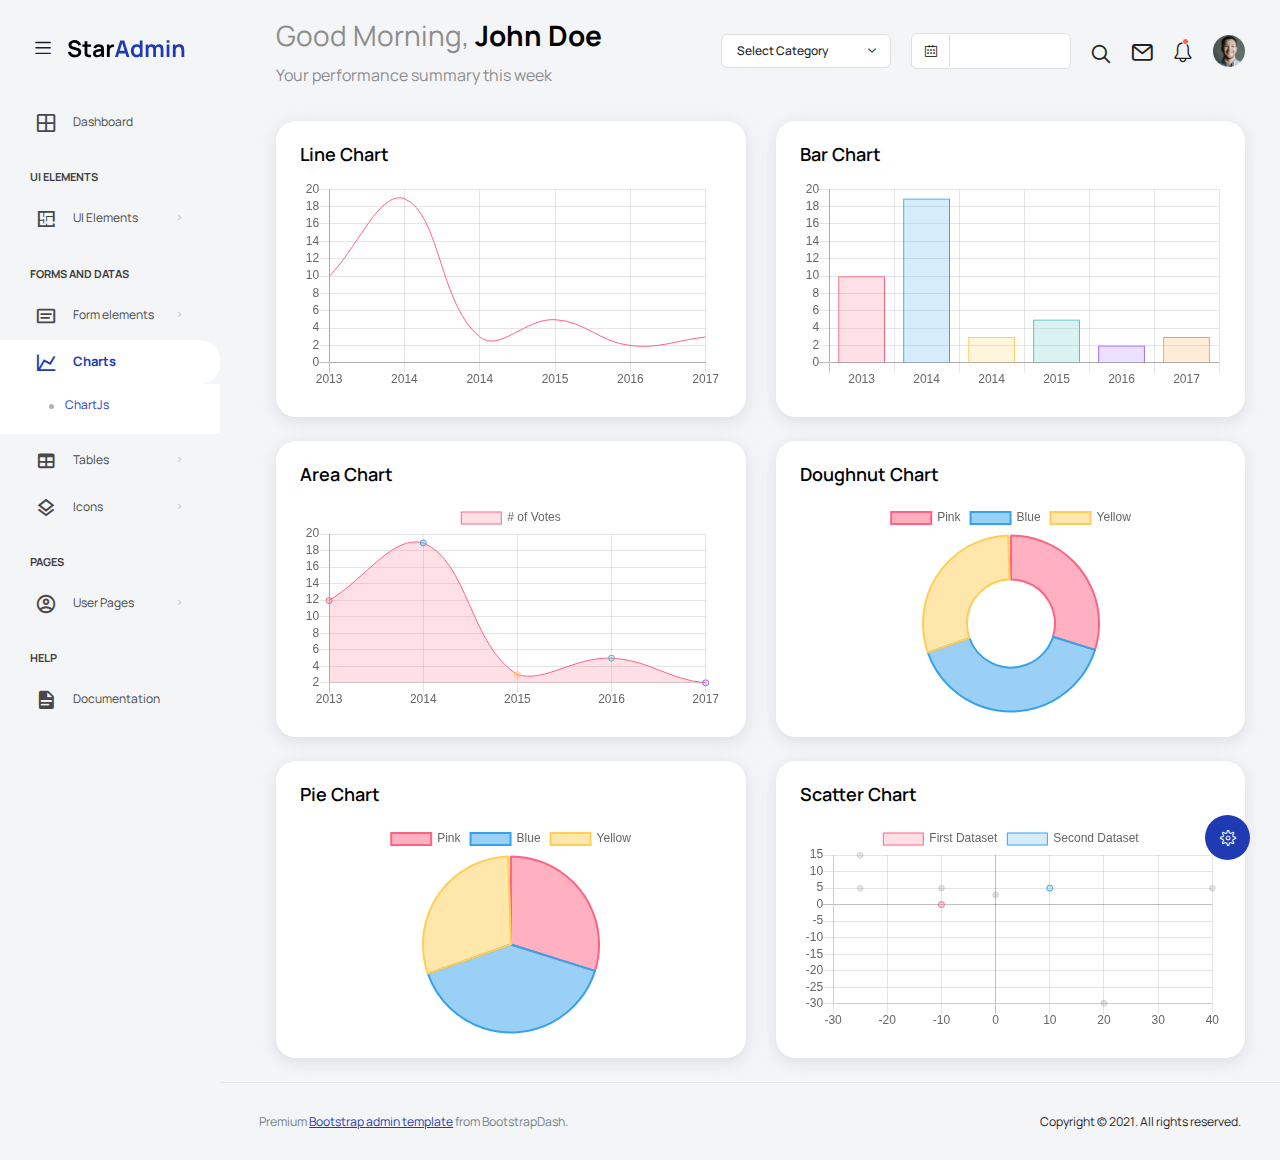
<file: static/pages/charts/chartjs.html>
<!DOCTYPE html>
<html lang="en">

<head>
  <!-- Required meta tags -->
  <meta charset="utf-8">
  <meta name="viewport" content="width=device-width, initial-scale=1, shrink-to-fit=no">
  <title>Star Admin2 </title>
  <!-- plugins:css -->
  <link rel="stylesheet" href="../../vendors/feather/feather.css">
  <link rel="stylesheet" href="../../vendors/mdi/css/materialdesignicons.min.css">
  <link rel="stylesheet" href="../../vendors/ti-icons/css/themify-icons.css">
  <link rel="stylesheet" href="../../vendors/typicons/typicons.css">
  <link rel="stylesheet" href="../../vendors/simple-line-icons/css/simple-line-icons.css">
  <link rel="stylesheet" href="../../vendors/css/vendor.bundle.base.css">
  <!-- endinject -->
  <!-- Plugin css for this page -->
  <!-- End plugin css for this page -->
  <!-- inject:css -->
  <link rel="stylesheet" href="../../css/vertical-layout-light/style.css">
  <!-- endinject -->
  <link rel="shortcut icon" href="../../images/favicon.png" />
</head>

<body>
  <div class="container-scroller">
    <!-- partial:../../partials/_navbar.html -->
    <nav class="navbar default-layout col-lg-12 col-12 p-0 fixed-top d-flex align-items-top flex-row">
      <div class="text-center navbar-brand-wrapper d-flex align-items-center justify-content-start">
        <div class="me-3">
          <button class="navbar-toggler navbar-toggler align-self-center" type="button" data-bs-toggle="minimize">
            <span class="icon-menu"></span>
          </button>
        </div>
        <div>
          <a class="navbar-brand brand-logo" href="../../index.html">
            <img src="../../images/logo.svg" alt="logo" />
          </a>
          <a class="navbar-brand brand-logo-mini" href="../../index.html">
            <img src="../../images/logo-mini.svg" alt="logo" />
          </a>
        </div>
      </div>
      <div class="navbar-menu-wrapper d-flex align-items-top"> 
        <ul class="navbar-nav">
          <li class="nav-item font-weight-semibold d-none d-lg-block ms-0">
            <h1 class="welcome-text">Good Morning, <span class="text-black fw-bold">John Doe</span></h1>
            <h3 class="welcome-sub-text">Your performance summary this week </h3>
          </li>
        </ul>
        <ul class="navbar-nav ms-auto">
          <li class="nav-item dropdown d-none d-lg-block">
            <a class="nav-link dropdown-bordered dropdown-toggle dropdown-toggle-split" id="messageDropdown" href="#" data-bs-toggle="dropdown" aria-expanded="false"> Select Category </a>
            <div class="dropdown-menu dropdown-menu-right navbar-dropdown preview-list pb-0" aria-labelledby="messageDropdown">
              <a class="dropdown-item py-3" >
                <p class="mb-0 font-weight-medium float-left">Select category</p>
              </a>
              <div class="dropdown-divider"></div>
              <a class="dropdown-item preview-item">
                <div class="preview-item-content flex-grow py-2">
                  <p class="preview-subject ellipsis font-weight-medium text-dark">Bootstrap Bundle </p>
                  <p class="fw-light small-text mb-0">This is a Bundle featuring 16 unique dashboards</p>
                </div>
              </a>
              <a class="dropdown-item preview-item">
                <div class="preview-item-content flex-grow py-2">
                  <p class="preview-subject ellipsis font-weight-medium text-dark">Angular Bundle</p>
                  <p class="fw-light small-text mb-0">Everything you’ll ever need for your Angular projects</p>
                </div>
              </a>
              <a class="dropdown-item preview-item">
                <div class="preview-item-content flex-grow py-2">
                  <p class="preview-subject ellipsis font-weight-medium text-dark">VUE Bundle</p>
                  <p class="fw-light small-text mb-0">Bundle of 6 Premium Vue Admin Dashboard</p>
                </div>
              </a>
              <a class="dropdown-item preview-item">
                <div class="preview-item-content flex-grow py-2">
                  <p class="preview-subject ellipsis font-weight-medium text-dark">React Bundle</p>
                  <p class="fw-light small-text mb-0">Bundle of 8 Premium React Admin Dashboard</p>
                </div>
              </a>
            </div>
          </li>
          <li class="nav-item d-none d-lg-block">
            <div id="datepicker-popup" class="input-group date datepicker navbar-date-picker">
              <span class="input-group-addon input-group-prepend border-right">
                <span class="icon-calendar input-group-text calendar-icon"></span>
              </span>
              <input type="text" class="form-control">
            </div>
          </li>
          <li class="nav-item">
            <form class="search-form" action="#">
              <i class="icon-search"></i>
              <input type="search" class="form-control" placeholder="Search Here" title="Search here">
            </form>
          </li>
          <li class="nav-item dropdown">
            <a class="nav-link count-indicator" id="notificationDropdown" href="#" data-bs-toggle="dropdown">
              <i class="icon-mail icon-lg"></i>
            </a>
            <div class="dropdown-menu dropdown-menu-right navbar-dropdown preview-list pb-0" aria-labelledby="notificationDropdown">
              <a class="dropdown-item py-3 border-bottom">
                <p class="mb-0 font-weight-medium float-left">You have 4 new notifications </p>
                <span class="badge badge-pill badge-primary float-right">View all</span>
              </a>
              <a class="dropdown-item preview-item py-3">
                <div class="preview-thumbnail">
                  <i class="mdi mdi-alert m-auto text-primary"></i>
                </div>
                <div class="preview-item-content">
                  <h6 class="preview-subject fw-normal text-dark mb-1">Application Error</h6>
                  <p class="fw-light small-text mb-0"> Just now </p>
                </div>
              </a>
              <a class="dropdown-item preview-item py-3">
                <div class="preview-thumbnail">
                  <i class="mdi mdi-settings m-auto text-primary"></i>
                </div>
                <div class="preview-item-content">
                  <h6 class="preview-subject fw-normal text-dark mb-1">Settings</h6>
                  <p class="fw-light small-text mb-0"> Private message </p>
                </div>
              </a>
              <a class="dropdown-item preview-item py-3">
                <div class="preview-thumbnail">
                  <i class="mdi mdi-airballoon m-auto text-primary"></i>
                </div>
                <div class="preview-item-content">
                  <h6 class="preview-subject fw-normal text-dark mb-1">New user registration</h6>
                  <p class="fw-light small-text mb-0"> 2 days ago </p>
                </div>
              </a>
            </div>
          </li>
          <li class="nav-item dropdown"> 
            <a class="nav-link count-indicator" id="countDropdown" href="#" data-bs-toggle="dropdown" aria-expanded="false">
              <i class="icon-bell"></i>
              <span class="count"></span>
            </a>
            <div class="dropdown-menu dropdown-menu-right navbar-dropdown preview-list pb-0" aria-labelledby="countDropdown">
              <a class="dropdown-item py-3">
                <p class="mb-0 font-weight-medium float-left">You have 7 unread mails </p>
                <span class="badge badge-pill badge-primary float-right">View all</span>
              </a>
              <div class="dropdown-divider"></div>
              <a class="dropdown-item preview-item">
                <div class="preview-thumbnail">
                  <img src="../../images/faces/face10.jpg" alt="image" class="img-sm profile-pic">
                </div>
                <div class="preview-item-content flex-grow py-2">
                  <p class="preview-subject ellipsis font-weight-medium text-dark">Marian Garner </p>
                  <p class="fw-light small-text mb-0"> The meeting is cancelled </p>
                </div>
              </a>
              <a class="dropdown-item preview-item">
                <div class="preview-thumbnail">
                  <img src="../../images/faces/face12.jpg" alt="image" class="img-sm profile-pic">
                </div>
                <div class="preview-item-content flex-grow py-2">
                  <p class="preview-subject ellipsis font-weight-medium text-dark">David Grey </p>
                  <p class="fw-light small-text mb-0"> The meeting is cancelled </p>
                </div>
              </a>
              <a class="dropdown-item preview-item">
                <div class="preview-thumbnail">
                  <img src="../../images/faces/face1.jpg" alt="image" class="img-sm profile-pic">
                </div>
                <div class="preview-item-content flex-grow py-2">
                  <p class="preview-subject ellipsis font-weight-medium text-dark">Travis Jenkins </p>
                  <p class="fw-light small-text mb-0"> The meeting is cancelled </p>
                </div>
              </a>
            </div>
          </li>
          <li class="nav-item dropdown d-none d-lg-block user-dropdown">
            <a class="nav-link" id="UserDropdown" href="#" data-bs-toggle="dropdown" aria-expanded="false">
              <img class="img-xs rounded-circle" src="../../images/faces/face8.jpg" alt="Profile image"> </a>
            <div class="dropdown-menu dropdown-menu-right navbar-dropdown" aria-labelledby="UserDropdown">
              <div class="dropdown-header text-center">
                <img class="img-md rounded-circle" src="../../images/faces/face8.jpg" alt="Profile image">
                <p class="mb-1 mt-3 font-weight-semibold">Allen Moreno</p>
                <p class="fw-light text-muted mb-0">allenmoreno@gmail.com</p>
              </div>
              <a class="dropdown-item"><i class="dropdown-item-icon mdi mdi-account-outline text-primary me-2"></i> My Profile <span class="badge badge-pill badge-danger">1</span></a>
              <a class="dropdown-item"><i class="dropdown-item-icon mdi mdi-message-text-outline text-primary me-2"></i> Messages</a>
              <a class="dropdown-item"><i class="dropdown-item-icon mdi mdi-calendar-check-outline text-primary me-2"></i> Activity</a>
              <a class="dropdown-item"><i class="dropdown-item-icon mdi mdi-help-circle-outline text-primary me-2"></i> FAQ</a>
              <a class="dropdown-item"><i class="dropdown-item-icon mdi mdi-power text-primary me-2"></i>Sign Out</a>
            </div>
          </li>
        </ul>
        <button class="navbar-toggler navbar-toggler-right d-lg-none align-self-center" type="button" data-bs-toggle="offcanvas">
          <span class="mdi mdi-menu"></span>
        </button>
      </div>
    </nav>
    <!-- partial -->
    <div class="container-fluid page-body-wrapper">
      <!-- partial:../../partials/_settings-panel.html -->
      <div class="theme-setting-wrapper">
        <div id="settings-trigger"><i class="ti-settings"></i></div>
        <div id="theme-settings" class="settings-panel">
          <i class="settings-close ti-close"></i>
          <p class="settings-heading">SIDEBAR SKINS</p>
          <div class="sidebar-bg-options selected" id="sidebar-light-theme"><div class="img-ss rounded-circle bg-light border me-3"></div>Light</div>
          <div class="sidebar-bg-options" id="sidebar-dark-theme"><div class="img-ss rounded-circle bg-dark border me-3"></div>Dark</div>
          <p class="settings-heading mt-2">HEADER SKINS</p>
          <div class="color-tiles mx-0 px-4">
            <div class="tiles success"></div>
            <div class="tiles warning"></div>
            <div class="tiles danger"></div>
            <div class="tiles info"></div>
            <div class="tiles dark"></div>
            <div class="tiles default"></div>
          </div>
        </div>
      </div>
      <div id="right-sidebar" class="settings-panel">
        <i class="settings-close ti-close"></i>
        <ul class="nav nav-tabs border-top" id="setting-panel" role="tablist">
          <li class="nav-item">
            <a class="nav-link active" id="todo-tab" data-bs-toggle="tab" href="#todo-section" role="tab" aria-controls="todo-section" aria-expanded="true">TO DO LIST</a>
          </li>
          <li class="nav-item">
            <a class="nav-link" id="chats-tab" data-bs-toggle="tab" href="#chats-section" role="tab" aria-controls="chats-section">CHATS</a>
          </li>
        </ul>
        <div class="tab-content" id="setting-content">
          <div class="tab-pane fade show active scroll-wrapper" id="todo-section" role="tabpanel" aria-labelledby="todo-section">
            <div class="add-items d-flex px-3 mb-0">
              <form class="form w-100">
                <div class="form-group d-flex">
                  <input type="text" class="form-control todo-list-input" placeholder="Add To-do">
                  <button type="submit" class="add btn btn-primary todo-list-add-btn" id="add-task">Add</button>
                </div>
              </form>
            </div>
            <div class="list-wrapper px-3">
              <ul class="d-flex flex-column-reverse todo-list">
                <li>
                  <div class="form-check">
                    <label class="form-check-label">
                      <input class="checkbox" type="checkbox">
                      Team review meeting at 3.00 PM
                    </label>
                  </div>
                  <i class="remove ti-close"></i>
                </li>
                <li>
                  <div class="form-check">
                    <label class="form-check-label">
                      <input class="checkbox" type="checkbox">
                      Prepare for presentation
                    </label>
                  </div>
                  <i class="remove ti-close"></i>
                </li>
                <li>
                  <div class="form-check">
                    <label class="form-check-label">
                      <input class="checkbox" type="checkbox">
                      Resolve all the low priority tickets due today
                    </label>
                  </div>
                  <i class="remove ti-close"></i>
                </li>
                <li class="completed">
                  <div class="form-check">
                    <label class="form-check-label">
                      <input class="checkbox" type="checkbox" checked>
                      Schedule meeting for next week
                    </label>
                  </div>
                  <i class="remove ti-close"></i>
                </li>
                <li class="completed">
                  <div class="form-check">
                    <label class="form-check-label">
                      <input class="checkbox" type="checkbox" checked>
                      Project review
                    </label>
                  </div>
                  <i class="remove ti-close"></i>
                </li>
              </ul>
            </div>
            <h4 class="px-3 text-muted mt-5 fw-light mb-0">Events</h4>
            <div class="events pt-4 px-3">
              <div class="wrapper d-flex mb-2">
                <i class="ti-control-record text-primary me-2"></i>
                <span>Feb 11 2018</span>
              </div>
              <p class="mb-0 font-weight-thin text-gray">Creating component page build a js</p>
              <p class="text-gray mb-0">The total number of sessions</p>
            </div>
            <div class="events pt-4 px-3">
              <div class="wrapper d-flex mb-2">
                <i class="ti-control-record text-primary me-2"></i>
                <span>Feb 7 2018</span>
              </div>
              <p class="mb-0 font-weight-thin text-gray">Meeting with Alisa</p>
              <p class="text-gray mb-0 ">Call Sarah Graves</p>
            </div>
          </div>
          <!-- To do section tab ends -->
          <div class="tab-pane fade" id="chats-section" role="tabpanel" aria-labelledby="chats-section">
            <div class="d-flex align-items-center justify-content-between border-bottom">
              <p class="settings-heading border-top-0 mb-3 pl-3 pt-0 border-bottom-0 pb-0">Friends</p>
              <small class="settings-heading border-top-0 mb-3 pt-0 border-bottom-0 pb-0 pr-3 fw-normal">See All</small>
            </div>
            <ul class="chat-list">
              <li class="list active">
                <div class="profile"><img src="../../images/faces/face1.jpg" alt="image"><span class="online"></span></div>
                <div class="info">
                  <p>Thomas Douglas</p>
                  <p>Available</p>
                </div>
                <small class="text-muted my-auto">19 min</small>
              </li>
              <li class="list">
                <div class="profile"><img src="../../images/faces/face2.jpg" alt="image"><span class="offline"></span></div>
                <div class="info">
                  <div class="wrapper d-flex">
                    <p>Catherine</p>
                  </div>
                  <p>Away</p>
                </div>
                <div class="badge badge-success badge-pill my-auto mx-2">4</div>
                <small class="text-muted my-auto">23 min</small>
              </li>
              <li class="list">
                <div class="profile"><img src="../../images/faces/face3.jpg" alt="image"><span class="online"></span></div>
                <div class="info">
                  <p>Daniel Russell</p>
                  <p>Available</p>
                </div>
                <small class="text-muted my-auto">14 min</small>
              </li>
              <li class="list">
                <div class="profile"><img src="../../images/faces/face4.jpg" alt="image"><span class="offline"></span></div>
                <div class="info">
                  <p>James Richardson</p>
                  <p>Away</p>
                </div>
                <small class="text-muted my-auto">2 min</small>
              </li>
              <li class="list">
                <div class="profile"><img src="../../images/faces/face5.jpg" alt="image"><span class="online"></span></div>
                <div class="info">
                  <p>Madeline Kennedy</p>
                  <p>Available</p>
                </div>
                <small class="text-muted my-auto">5 min</small>
              </li>
              <li class="list">
                <div class="profile"><img src="../../images/faces/face6.jpg" alt="image"><span class="online"></span></div>
                <div class="info">
                  <p>Sarah Graves</p>
                  <p>Available</p>
                </div>
                <small class="text-muted my-auto">47 min</small>
              </li>
            </ul>
          </div>
          <!-- chat tab ends -->
        </div>
      </div>
      <!-- partial -->
      <!-- partial:../../partials/_sidebar.html -->
      <nav class="sidebar sidebar-offcanvas" id="sidebar">
        <ul class="nav">
          <li class="nav-item">
            <a class="nav-link" href="../../index.html">
              <i class="mdi mdi-grid-large menu-icon"></i>
              <span class="menu-title">Dashboard</span>
            </a>
          </li>
          <li class="nav-item nav-category">UI Elements</li>
          <li class="nav-item">
            <a class="nav-link" data-bs-toggle="collapse" href="#ui-basic" aria-expanded="false" aria-controls="ui-basic">
              <i class="menu-icon mdi mdi-floor-plan"></i>
              <span class="menu-title">UI Elements</span>
              <i class="menu-arrow"></i> 
            </a>
            <div class="collapse" id="ui-basic">
              <ul class="nav flex-column sub-menu">
                <li class="nav-item"> <a class="nav-link" href="../../pages/ui-features/buttons.html">Buttons</a></li>
                <li class="nav-item"> <a class="nav-link" href="../../pages/ui-features/dropdowns.html">Dropdowns</a></li>
                <li class="nav-item"> <a class="nav-link" href="../../pages/ui-features/typography.html">Typography</a></li>
              </ul>
            </div>
          </li>
          <li class="nav-item nav-category">Forms and Datas</li>
          <li class="nav-item">
            <a class="nav-link" data-bs-toggle="collapse" href="#form-elements" aria-expanded="false" aria-controls="form-elements">
              <i class="menu-icon mdi mdi-card-text-outline"></i>
              <span class="menu-title">Form elements</span>
              <i class="menu-arrow"></i>
            </a>
            <div class="collapse" id="form-elements">
              <ul class="nav flex-column sub-menu">
                <li class="nav-item"><a class="nav-link" href="../../pages/forms/basic_elements.html">Basic Elements</a></li>
              </ul>
            </div>
          </li>
          <li class="nav-item">
            <a class="nav-link" data-bs-toggle="collapse" href="#charts" aria-expanded="false" aria-controls="charts">
              <i class="menu-icon mdi mdi-chart-line"></i>
              <span class="menu-title">Charts</span>
              <i class="menu-arrow"></i>
            </a>
            <div class="collapse" id="charts">
              <ul class="nav flex-column sub-menu">
                <li class="nav-item"> <a class="nav-link" href="../../pages/charts/chartjs.html">ChartJs</a></li>
              </ul>
            </div>
          </li>
          <li class="nav-item">
            <a class="nav-link" data-bs-toggle="collapse" href="#tables" aria-expanded="false" aria-controls="tables">
              <i class="menu-icon mdi mdi-table"></i>
              <span class="menu-title">Tables</span>
              <i class="menu-arrow"></i>
            </a>
            <div class="collapse" id="tables">
              <ul class="nav flex-column sub-menu">
                <li class="nav-item"> <a class="nav-link" href="../../pages/tables/basic-table.html">Basic table</a></li>
              </ul>
            </div>
          </li>
          <li class="nav-item">
            <a class="nav-link" data-bs-toggle="collapse" href="#icons" aria-expanded="false" aria-controls="icons">
              <i class="menu-icon mdi mdi-layers-outline"></i>
              <span class="menu-title">Icons</span>
              <i class="menu-arrow"></i>
            </a>
            <div class="collapse" id="icons">
              <ul class="nav flex-column sub-menu">
                <li class="nav-item"> <a class="nav-link" href="../../pages/icons/mdi.html">Mdi icons</a></li>
              </ul>
            </div>
          </li>
          <li class="nav-item nav-category">pages</li>
          <li class="nav-item">
            <a class="nav-link" data-bs-toggle="collapse" href="#auth" aria-expanded="false" aria-controls="auth">
              <i class="menu-icon mdi mdi-account-circle-outline"></i>
              <span class="menu-title">User Pages</span>
              <i class="menu-arrow"></i>
            </a>
            <div class="collapse" id="auth">
              <ul class="nav flex-column sub-menu">
                <li class="nav-item"> <a class="nav-link" href="../../pages/samples/login.html"> Login </a></li>
              </ul>
            </div>
          </li>
          <li class="nav-item nav-category">help</li>
          <li class="nav-item">
            <a class="nav-link" href="http://bootstrapdash.com/demo/star-admin2-free/docs/documentation.html">
              <i class="menu-icon mdi mdi-file-document"></i>
              <span class="menu-title">Documentation</span>
            </a>
          </li>
        </ul>
      </nav>
      <!-- partial -->
      <div class="main-panel">
        <div class="content-wrapper">
          <div class="row">
            <div class="col-lg-6 grid-margin stretch-card">
              <div class="card">
                <div class="card-body">
                  <h4 class="card-title">Line chart</h4>
                  <canvas id="lineChart"></canvas>
                </div>
              </div>
            </div>
            <div class="col-lg-6 grid-margin stretch-card">
              <div class="card">
                <div class="card-body">
                  <h4 class="card-title">Bar chart</h4>
                  <canvas id="barChart"></canvas>
                </div>
              </div>
            </div>
          </div>
          <div class="row">
            <div class="col-lg-6 grid-margin stretch-card">
              <div class="card">
                <div class="card-body">
                  <h4 class="card-title">Area chart</h4>
                  <canvas id="areaChart"></canvas>
                </div>
              </div>
            </div>
            <div class="col-lg-6 grid-margin stretch-card">
              <div class="card">
                <div class="card-body">
                  <h4 class="card-title">Doughnut chart</h4>
                  <canvas id="doughnutChart"></canvas>
                </div>
              </div>
            </div>
          </div>
          <div class="row">
            <div class="col-lg-6 grid-margin grid-margin-lg-0 stretch-card">
              <div class="card">
                <div class="card-body">
                  <h4 class="card-title">Pie chart</h4>
                  <canvas id="pieChart"></canvas>
                </div>
              </div>
            </div>
            <div class="col-lg-6 grid-margin grid-margin-lg-0 stretch-card">
              <div class="card">
                <div class="card-body">
                  <h4 class="card-title">Scatter chart</h4>
                  <canvas id="scatterChart"></canvas>
                </div>
              </div>
            </div>
          </div>
        </div>
        <!-- content-wrapper ends -->
        <!-- partial:../../partials/_footer.html -->
        <footer class="footer">
          <div class="d-sm-flex justify-content-center justify-content-sm-between">
            <span class="text-muted text-center text-sm-left d-block d-sm-inline-block">Premium <a href="https://www.bootstrapdash.com/" target="_blank">Bootstrap admin template</a> from BootstrapDash.</span>
            <span class="float-none float-sm-right d-block mt-1 mt-sm-0 text-center">Copyright © 2021. All rights reserved.</span>
          </div>
        </footer>
        <!-- partial -->
      </div>
      <!-- main-panel ends -->
    </div>
    <!-- page-body-wrapper ends -->
  </div>
  <!-- container-scroller -->
  <!-- plugins:js -->
  <script src="../../vendors/js/vendor.bundle.base.js"></script>
  <!-- endinject -->
  <!-- Plugin js for this page -->
  <script src="../../vendors/chart.js/Chart.min.js"></script>
  <script src="../../vendors/bootstrap-datepicker/bootstrap-datepicker.min.js"></script>
  <!-- End plugin js for this page -->
  <!-- inject:js -->
  <script src="../../js/off-canvas.js"></script>
  <script src="../../js/hoverable-collapse.js"></script>
  <script src="../../js/template.js"></script>
  <script src="../../js/settings.js"></script>
  <script src="../../js/todolist.js"></script>
  <!-- endinject -->
  <!-- Custom js for this page-->
  <script src="../../js/chart.js"></script>
  <!-- End custom js for this page-->
</body>

</html>
</file>
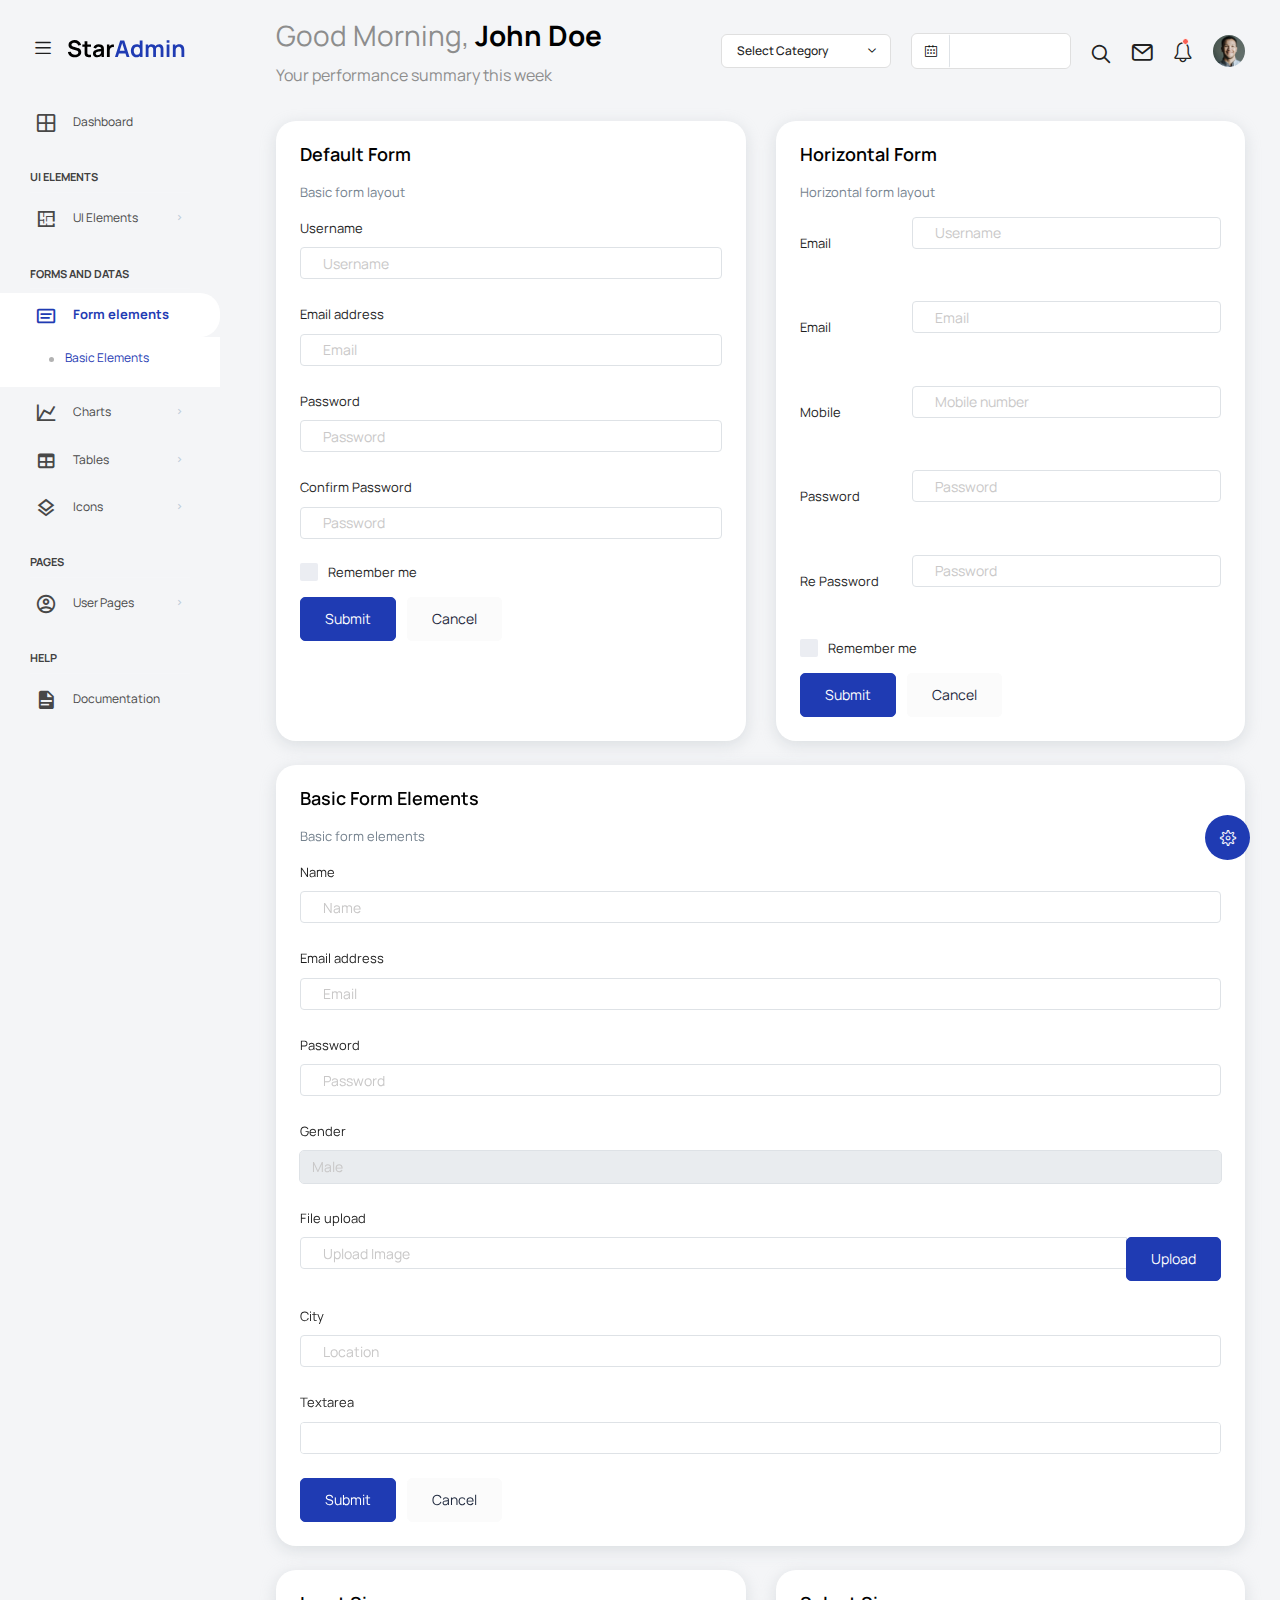
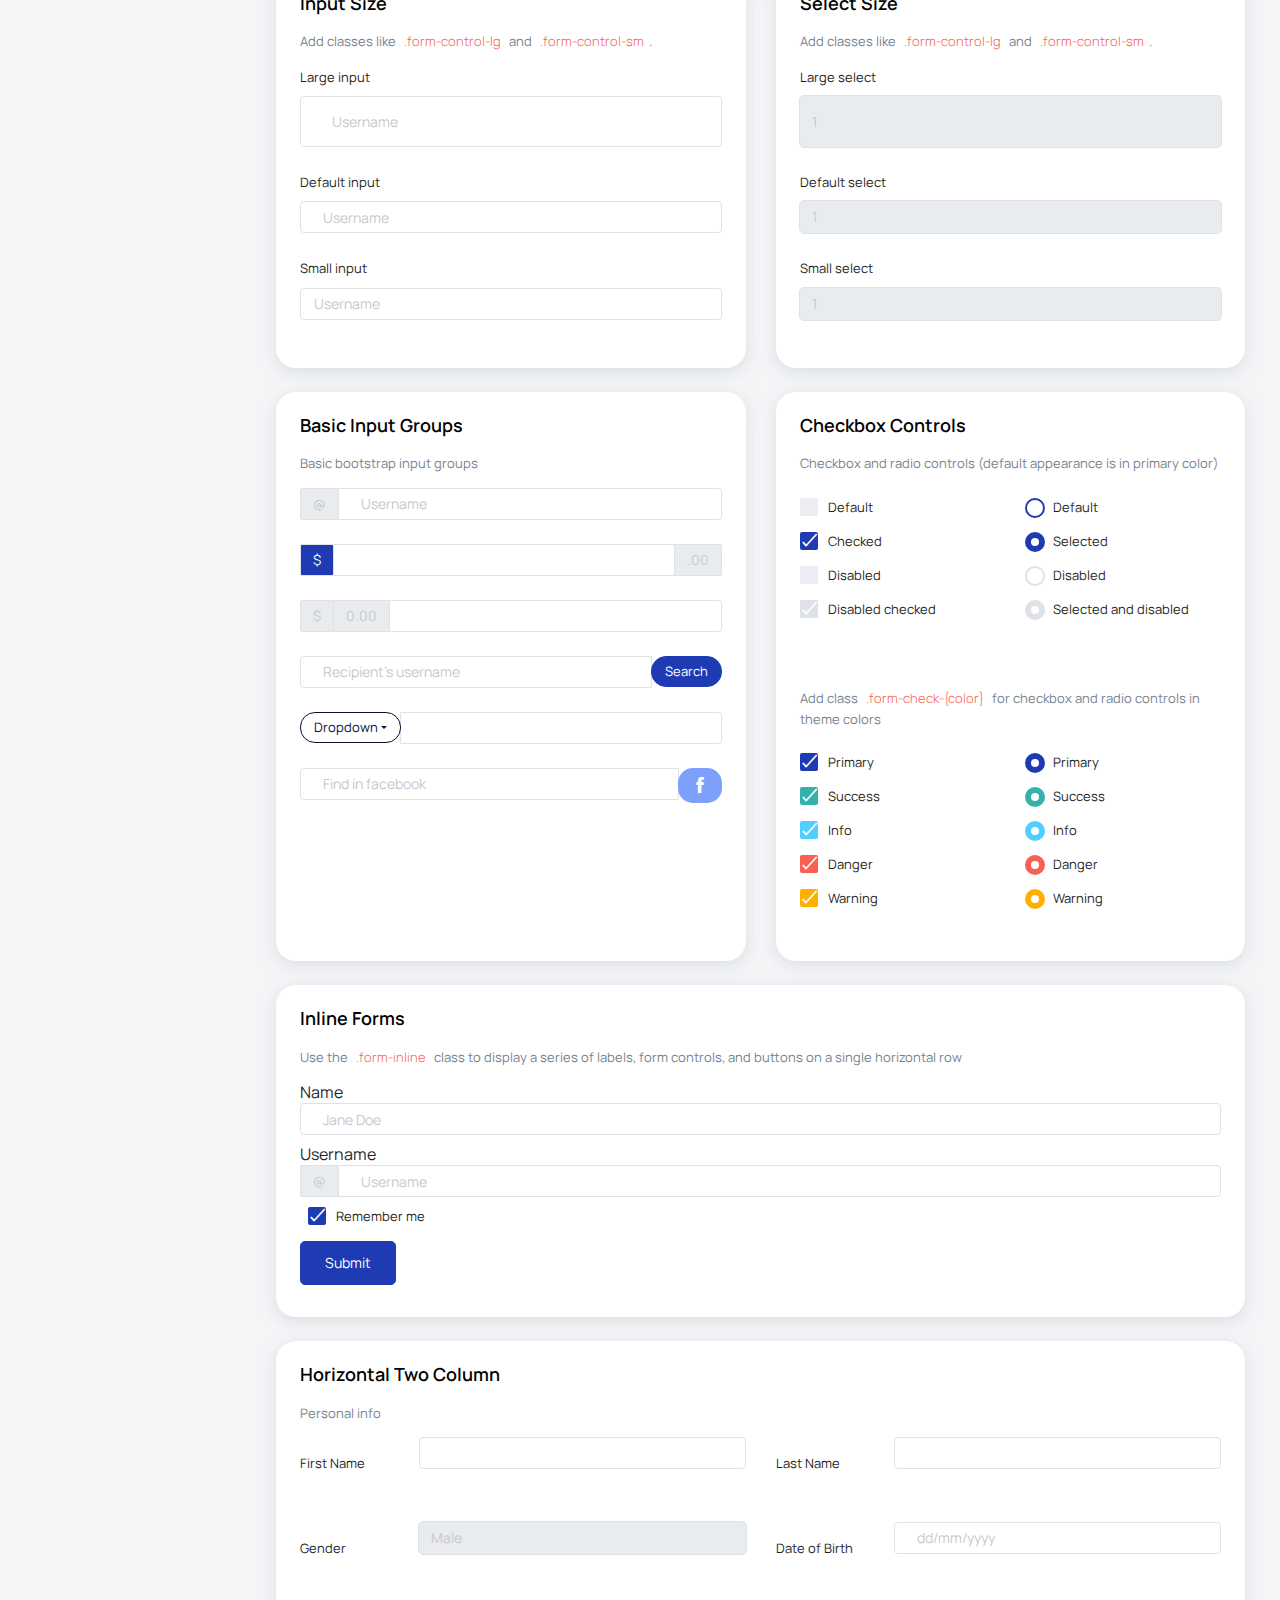
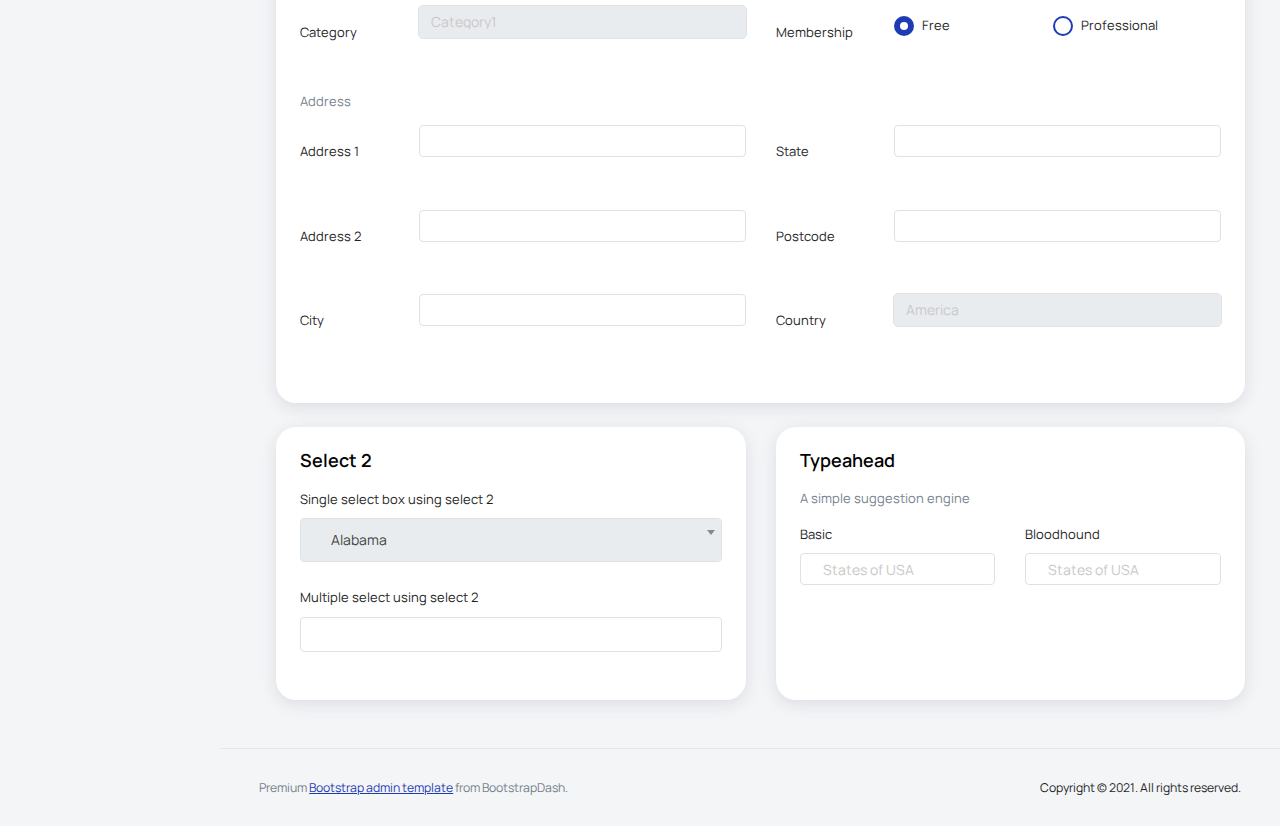
<file: static/pages/forms/basic_elements.html>
<!DOCTYPE html>
<html lang="en">

<head>
  <!-- Required meta tags -->
  <meta charset="utf-8">
  <meta name="viewport" content="width=device-width, initial-scale=1, shrink-to-fit=no">
  <title>Star Admin2 </title>
  <!-- plugins:css -->
  <link rel="stylesheet" href="../../vendors/feather/feather.css">
  <link rel="stylesheet" href="../../vendors/mdi/css/materialdesignicons.min.css">
  <link rel="stylesheet" href="../../vendors/ti-icons/css/themify-icons.css">
  <link rel="stylesheet" href="../../vendors/typicons/typicons.css">
  <link rel="stylesheet" href="../../vendors/simple-line-icons/css/simple-line-icons.css">
  <link rel="stylesheet" href="../../vendors/css/vendor.bundle.base.css">
  <!-- endinject -->
  <!-- Plugin css for this page -->
  <link rel="stylesheet" href="../../vendors/select2/select2.min.css">
  <link rel="stylesheet" href="../../vendors/select2-bootstrap-theme/select2-bootstrap.min.css">
  <!-- End plugin css for this page -->
  <!-- inject:css -->
  <link rel="stylesheet" href="../../css/vertical-layout-light/style.css">
  <!-- endinject -->
  <link rel="shortcut icon" href="../../images/favicon.png" />
</head>

<body>
  <div class="container-scroller">
    <!-- partial:../../partials/_navbar.html -->
    <nav class="navbar default-layout col-lg-12 col-12 p-0 fixed-top d-flex align-items-top flex-row">
      <div class="text-center navbar-brand-wrapper d-flex align-items-center justify-content-start">
        <div class="me-3">
          <button class="navbar-toggler navbar-toggler align-self-center" type="button" data-bs-toggle="minimize">
            <span class="icon-menu"></span>
          </button>
        </div>
        <div>
          <a class="navbar-brand brand-logo" href="../../index.html">
            <img src="../../images/logo.svg" alt="logo" />
          </a>
          <a class="navbar-brand brand-logo-mini" href="../../index.html">
            <img src="../../images/logo-mini.svg" alt="logo" />
          </a>
        </div>
      </div>
      <div class="navbar-menu-wrapper d-flex align-items-top"> 
        <ul class="navbar-nav">
          <li class="nav-item font-weight-semibold d-none d-lg-block ms-0">
            <h1 class="welcome-text">Good Morning, <span class="text-black fw-bold">John Doe</span></h1>
            <h3 class="welcome-sub-text">Your performance summary this week </h3>
          </li>
        </ul>
        <ul class="navbar-nav ms-auto">
          <li class="nav-item dropdown d-none d-lg-block">
            <a class="nav-link dropdown-bordered dropdown-toggle dropdown-toggle-split" id="messageDropdown" href="#" data-bs-toggle="dropdown" aria-expanded="false"> Select Category </a>
            <div class="dropdown-menu dropdown-menu-right navbar-dropdown preview-list pb-0" aria-labelledby="messageDropdown">
              <a class="dropdown-item py-3" >
                <p class="mb-0 font-weight-medium float-left">Select category</p>
              </a>
              <div class="dropdown-divider"></div>
              <a class="dropdown-item preview-item">
                <div class="preview-item-content flex-grow py-2">
                  <p class="preview-subject ellipsis font-weight-medium text-dark">Bootstrap Bundle </p>
                  <p class="fw-light small-text mb-0">This is a Bundle featuring 16 unique dashboards</p>
                </div>
              </a>
              <a class="dropdown-item preview-item">
                <div class="preview-item-content flex-grow py-2">
                  <p class="preview-subject ellipsis font-weight-medium text-dark">Angular Bundle</p>
                  <p class="fw-light small-text mb-0">Everything you’ll ever need for your Angular projects</p>
                </div>
              </a>
              <a class="dropdown-item preview-item">
                <div class="preview-item-content flex-grow py-2">
                  <p class="preview-subject ellipsis font-weight-medium text-dark">VUE Bundle</p>
                  <p class="fw-light small-text mb-0">Bundle of 6 Premium Vue Admin Dashboard</p>
                </div>
              </a>
              <a class="dropdown-item preview-item">
                <div class="preview-item-content flex-grow py-2">
                  <p class="preview-subject ellipsis font-weight-medium text-dark">React Bundle</p>
                  <p class="fw-light small-text mb-0">Bundle of 8 Premium React Admin Dashboard</p>
                </div>
              </a>
            </div>
          </li>
          <li class="nav-item d-none d-lg-block">
            <div id="datepicker-popup" class="input-group date datepicker navbar-date-picker">
              <span class="input-group-addon input-group-prepend border-right">
                <span class="icon-calendar input-group-text calendar-icon"></span>
              </span>
              <input type="text" class="form-control">
            </div>
          </li>
          <li class="nav-item">
            <form class="search-form" action="#">
              <i class="icon-search"></i>
              <input type="search" class="form-control" placeholder="Search Here" title="Search here">
            </form>
          </li>
          <li class="nav-item dropdown">
            <a class="nav-link count-indicator" id="notificationDropdown" href="#" data-bs-toggle="dropdown">
              <i class="icon-mail icon-lg"></i>
            </a>
            <div class="dropdown-menu dropdown-menu-right navbar-dropdown preview-list pb-0" aria-labelledby="notificationDropdown">
              <a class="dropdown-item py-3 border-bottom">
                <p class="mb-0 font-weight-medium float-left">You have 4 new notifications </p>
                <span class="badge badge-pill badge-primary float-right">View all</span>
              </a>
              <a class="dropdown-item preview-item py-3">
                <div class="preview-thumbnail">
                  <i class="mdi mdi-alert m-auto text-primary"></i>
                </div>
                <div class="preview-item-content">
                  <h6 class="preview-subject fw-normal text-dark mb-1">Application Error</h6>
                  <p class="fw-light small-text mb-0"> Just now </p>
                </div>
              </a>
              <a class="dropdown-item preview-item py-3">
                <div class="preview-thumbnail">
                  <i class="mdi mdi-settings m-auto text-primary"></i>
                </div>
                <div class="preview-item-content">
                  <h6 class="preview-subject fw-normal text-dark mb-1">Settings</h6>
                  <p class="fw-light small-text mb-0"> Private message </p>
                </div>
              </a>
              <a class="dropdown-item preview-item py-3">
                <div class="preview-thumbnail">
                  <i class="mdi mdi-airballoon m-auto text-primary"></i>
                </div>
                <div class="preview-item-content">
                  <h6 class="preview-subject fw-normal text-dark mb-1">New user registration</h6>
                  <p class="fw-light small-text mb-0"> 2 days ago </p>
                </div>
              </a>
            </div>
          </li>
          <li class="nav-item dropdown"> 
            <a class="nav-link count-indicator" id="countDropdown" href="#" data-bs-toggle="dropdown" aria-expanded="false">
              <i class="icon-bell"></i>
              <span class="count"></span>
            </a>
            <div class="dropdown-menu dropdown-menu-right navbar-dropdown preview-list pb-0" aria-labelledby="countDropdown">
              <a class="dropdown-item py-3">
                <p class="mb-0 font-weight-medium float-left">You have 7 unread mails </p>
                <span class="badge badge-pill badge-primary float-right">View all</span>
              </a>
              <div class="dropdown-divider"></div>
              <a class="dropdown-item preview-item">
                <div class="preview-thumbnail">
                  <img src="../../images/faces/face10.jpg" alt="image" class="img-sm profile-pic">
                </div>
                <div class="preview-item-content flex-grow py-2">
                  <p class="preview-subject ellipsis font-weight-medium text-dark">Marian Garner </p>
                  <p class="fw-light small-text mb-0"> The meeting is cancelled </p>
                </div>
              </a>
              <a class="dropdown-item preview-item">
                <div class="preview-thumbnail">
                  <img src="../../images/faces/face12.jpg" alt="image" class="img-sm profile-pic">
                </div>
                <div class="preview-item-content flex-grow py-2">
                  <p class="preview-subject ellipsis font-weight-medium text-dark">David Grey </p>
                  <p class="fw-light small-text mb-0"> The meeting is cancelled </p>
                </div>
              </a>
              <a class="dropdown-item preview-item">
                <div class="preview-thumbnail">
                  <img src="../../images/faces/face1.jpg" alt="image" class="img-sm profile-pic">
                </div>
                <div class="preview-item-content flex-grow py-2">
                  <p class="preview-subject ellipsis font-weight-medium text-dark">Travis Jenkins </p>
                  <p class="fw-light small-text mb-0"> The meeting is cancelled </p>
                </div>
              </a>
            </div>
          </li>
          <li class="nav-item dropdown d-none d-lg-block user-dropdown">
            <a class="nav-link" id="UserDropdown" href="#" data-bs-toggle="dropdown" aria-expanded="false">
              <img class="img-xs rounded-circle" src="../../images/faces/face8.jpg" alt="Profile image"> </a>
            <div class="dropdown-menu dropdown-menu-right navbar-dropdown" aria-labelledby="UserDropdown">
              <div class="dropdown-header text-center">
                <img class="img-md rounded-circle" src="../../images/faces/face8.jpg" alt="Profile image">
                <p class="mb-1 mt-3 font-weight-semibold">Allen Moreno</p>
                <p class="fw-light text-muted mb-0">allenmoreno@gmail.com</p>
              </div>
              <a class="dropdown-item"><i class="dropdown-item-icon mdi mdi-account-outline text-primary me-2"></i> My Profile <span class="badge badge-pill badge-danger">1</span></a>
              <a class="dropdown-item"><i class="dropdown-item-icon mdi mdi-message-text-outline text-primary me-2"></i> Messages</a>
              <a class="dropdown-item"><i class="dropdown-item-icon mdi mdi-calendar-check-outline text-primary me-2"></i> Activity</a>
              <a class="dropdown-item"><i class="dropdown-item-icon mdi mdi-help-circle-outline text-primary me-2"></i> FAQ</a>
              <a class="dropdown-item"><i class="dropdown-item-icon mdi mdi-power text-primary me-2"></i>Sign Out</a>
            </div>
          </li>
        </ul>
        <button class="navbar-toggler navbar-toggler-right d-lg-none align-self-center" type="button" data-bs-toggle="offcanvas">
          <span class="mdi mdi-menu"></span>
        </button>
      </div>
    </nav>
    <!-- partial -->
    <div class="container-fluid page-body-wrapper">
      <!-- partial:../../partials/_settings-panel.html -->
      <div class="theme-setting-wrapper">
        <div id="settings-trigger"><i class="ti-settings"></i></div>
        <div id="theme-settings" class="settings-panel">
          <i class="settings-close ti-close"></i>
          <p class="settings-heading">SIDEBAR SKINS</p>
          <div class="sidebar-bg-options selected" id="sidebar-light-theme"><div class="img-ss rounded-circle bg-light border me-3"></div>Light</div>
          <div class="sidebar-bg-options" id="sidebar-dark-theme"><div class="img-ss rounded-circle bg-dark border me-3"></div>Dark</div>
          <p class="settings-heading mt-2">HEADER SKINS</p>
          <div class="color-tiles mx-0 px-4">
            <div class="tiles success"></div>
            <div class="tiles warning"></div>
            <div class="tiles danger"></div>
            <div class="tiles info"></div>
            <div class="tiles dark"></div>
            <div class="tiles default"></div>
          </div>
        </div>
      </div>
      <div id="right-sidebar" class="settings-panel">
        <i class="settings-close ti-close"></i>
        <ul class="nav nav-tabs border-top" id="setting-panel" role="tablist">
          <li class="nav-item">
            <a class="nav-link active" id="todo-tab" data-bs-toggle="tab" href="#todo-section" role="tab" aria-controls="todo-section" aria-expanded="true">TO DO LIST</a>
          </li>
          <li class="nav-item">
            <a class="nav-link" id="chats-tab" data-bs-toggle="tab" href="#chats-section" role="tab" aria-controls="chats-section">CHATS</a>
          </li>
        </ul>
        <div class="tab-content" id="setting-content">
          <div class="tab-pane fade show active scroll-wrapper" id="todo-section" role="tabpanel" aria-labelledby="todo-section">
            <div class="add-items d-flex px-3 mb-0">
              <form class="form w-100">
                <div class="form-group d-flex">
                  <input type="text" class="form-control todo-list-input" placeholder="Add To-do">
                  <button type="submit" class="add btn btn-primary todo-list-add-btn" id="add-task">Add</button>
                </div>
              </form>
            </div>
            <div class="list-wrapper px-3">
              <ul class="d-flex flex-column-reverse todo-list">
                <li>
                  <div class="form-check">
                    <label class="form-check-label">
                      <input class="checkbox" type="checkbox">
                      Team review meeting at 3.00 PM
                    </label>
                  </div>
                  <i class="remove ti-close"></i>
                </li>
                <li>
                  <div class="form-check">
                    <label class="form-check-label">
                      <input class="checkbox" type="checkbox">
                      Prepare for presentation
                    </label>
                  </div>
                  <i class="remove ti-close"></i>
                </li>
                <li>
                  <div class="form-check">
                    <label class="form-check-label">
                      <input class="checkbox" type="checkbox">
                      Resolve all the low priority tickets due today
                    </label>
                  </div>
                  <i class="remove ti-close"></i>
                </li>
                <li class="completed">
                  <div class="form-check">
                    <label class="form-check-label">
                      <input class="checkbox" type="checkbox" checked>
                      Schedule meeting for next week
                    </label>
                  </div>
                  <i class="remove ti-close"></i>
                </li>
                <li class="completed">
                  <div class="form-check">
                    <label class="form-check-label">
                      <input class="checkbox" type="checkbox" checked>
                      Project review
                    </label>
                  </div>
                  <i class="remove ti-close"></i>
                </li>
              </ul>
            </div>
            <h4 class="px-3 text-muted mt-5 fw-light mb-0">Events</h4>
            <div class="events pt-4 px-3">
              <div class="wrapper d-flex mb-2">
                <i class="ti-control-record text-primary me-2"></i>
                <span>Feb 11 2018</span>
              </div>
              <p class="mb-0 font-weight-thin text-gray">Creating component page build a js</p>
              <p class="text-gray mb-0">The total number of sessions</p>
            </div>
            <div class="events pt-4 px-3">
              <div class="wrapper d-flex mb-2">
                <i class="ti-control-record text-primary me-2"></i>
                <span>Feb 7 2018</span>
              </div>
              <p class="mb-0 font-weight-thin text-gray">Meeting with Alisa</p>
              <p class="text-gray mb-0 ">Call Sarah Graves</p>
            </div>
          </div>
          <!-- To do section tab ends -->
          <div class="tab-pane fade" id="chats-section" role="tabpanel" aria-labelledby="chats-section">
            <div class="d-flex align-items-center justify-content-between border-bottom">
              <p class="settings-heading border-top-0 mb-3 pl-3 pt-0 border-bottom-0 pb-0">Friends</p>
              <small class="settings-heading border-top-0 mb-3 pt-0 border-bottom-0 pb-0 pr-3 fw-normal">See All</small>
            </div>
            <ul class="chat-list">
              <li class="list active">
                <div class="profile"><img src="../../images/faces/face1.jpg" alt="image"><span class="online"></span></div>
                <div class="info">
                  <p>Thomas Douglas</p>
                  <p>Available</p>
                </div>
                <small class="text-muted my-auto">19 min</small>
              </li>
              <li class="list">
                <div class="profile"><img src="../../images/faces/face2.jpg" alt="image"><span class="offline"></span></div>
                <div class="info">
                  <div class="wrapper d-flex">
                    <p>Catherine</p>
                  </div>
                  <p>Away</p>
                </div>
                <div class="badge badge-success badge-pill my-auto mx-2">4</div>
                <small class="text-muted my-auto">23 min</small>
              </li>
              <li class="list">
                <div class="profile"><img src="../../images/faces/face3.jpg" alt="image"><span class="online"></span></div>
                <div class="info">
                  <p>Daniel Russell</p>
                  <p>Available</p>
                </div>
                <small class="text-muted my-auto">14 min</small>
              </li>
              <li class="list">
                <div class="profile"><img src="../../images/faces/face4.jpg" alt="image"><span class="offline"></span></div>
                <div class="info">
                  <p>James Richardson</p>
                  <p>Away</p>
                </div>
                <small class="text-muted my-auto">2 min</small>
              </li>
              <li class="list">
                <div class="profile"><img src="../../images/faces/face5.jpg" alt="image"><span class="online"></span></div>
                <div class="info">
                  <p>Madeline Kennedy</p>
                  <p>Available</p>
                </div>
                <small class="text-muted my-auto">5 min</small>
              </li>
              <li class="list">
                <div class="profile"><img src="../../images/faces/face6.jpg" alt="image"><span class="online"></span></div>
                <div class="info">
                  <p>Sarah Graves</p>
                  <p>Available</p>
                </div>
                <small class="text-muted my-auto">47 min</small>
              </li>
            </ul>
          </div>
          <!-- chat tab ends -->
        </div>
      </div>
      <!-- partial -->
      <!-- partial:../../partials/_sidebar.html -->
      <nav class="sidebar sidebar-offcanvas" id="sidebar">
        <ul class="nav">
          <li class="nav-item">
            <a class="nav-link" href="../../index.html">
              <i class="mdi mdi-grid-large menu-icon"></i>
              <span class="menu-title">Dashboard</span>
            </a>
          </li>
          <li class="nav-item nav-category">UI Elements</li>
          <li class="nav-item">
            <a class="nav-link" data-bs-toggle="collapse" href="#ui-basic" aria-expanded="false" aria-controls="ui-basic">
              <i class="menu-icon mdi mdi-floor-plan"></i>
              <span class="menu-title">UI Elements</span>
              <i class="menu-arrow"></i> 
            </a>
            <div class="collapse" id="ui-basic">
              <ul class="nav flex-column sub-menu">
                <li class="nav-item"> <a class="nav-link" href="../../pages/ui-features/buttons.html">Buttons</a></li>
                <li class="nav-item"> <a class="nav-link" href="../../pages/ui-features/dropdowns.html">Dropdowns</a></li>
                <li class="nav-item"> <a class="nav-link" href="../../pages/ui-features/typography.html">Typography</a></li>
              </ul>
            </div>
          </li>
          <li class="nav-item nav-category">Forms and Datas</li>
          <li class="nav-item">
            <a class="nav-link" data-bs-toggle="collapse" href="#form-elements" aria-expanded="false" aria-controls="form-elements">
              <i class="menu-icon mdi mdi-card-text-outline"></i>
              <span class="menu-title">Form elements</span>
              <i class="menu-arrow"></i>
            </a>
            <div class="collapse" id="form-elements">
              <ul class="nav flex-column sub-menu">
                <li class="nav-item"><a class="nav-link" href="../../pages/forms/basic_elements.html">Basic Elements</a></li>
              </ul>
            </div>
          </li>
          <li class="nav-item">
            <a class="nav-link" data-bs-toggle="collapse" href="#charts" aria-expanded="false" aria-controls="charts">
              <i class="menu-icon mdi mdi-chart-line"></i>
              <span class="menu-title">Charts</span>
              <i class="menu-arrow"></i>
            </a>
            <div class="collapse" id="charts">
              <ul class="nav flex-column sub-menu">
                <li class="nav-item"> <a class="nav-link" href="../../pages/charts/chartjs.html">ChartJs</a></li>
              </ul>
            </div>
          </li>
          <li class="nav-item">
            <a class="nav-link" data-bs-toggle="collapse" href="#tables" aria-expanded="false" aria-controls="tables">
              <i class="menu-icon mdi mdi-table"></i>
              <span class="menu-title">Tables</span>
              <i class="menu-arrow"></i>
            </a>
            <div class="collapse" id="tables">
              <ul class="nav flex-column sub-menu">
                <li class="nav-item"> <a class="nav-link" href="../../pages/tables/basic-table.html">Basic table</a></li>
              </ul>
            </div>
          </li>
          <li class="nav-item">
            <a class="nav-link" data-bs-toggle="collapse" href="#icons" aria-expanded="false" aria-controls="icons">
              <i class="menu-icon mdi mdi-layers-outline"></i>
              <span class="menu-title">Icons</span>
              <i class="menu-arrow"></i>
            </a>
            <div class="collapse" id="icons">
              <ul class="nav flex-column sub-menu">
                <li class="nav-item"> <a class="nav-link" href="../../pages/icons/mdi.html">Mdi icons</a></li>
              </ul>
            </div>
          </li>
          <li class="nav-item nav-category">pages</li>
          <li class="nav-item">
            <a class="nav-link" data-bs-toggle="collapse" href="#auth" aria-expanded="false" aria-controls="auth">
              <i class="menu-icon mdi mdi-account-circle-outline"></i>
              <span class="menu-title">User Pages</span>
              <i class="menu-arrow"></i>
            </a>
            <div class="collapse" id="auth">
              <ul class="nav flex-column sub-menu">
                <li class="nav-item"> <a class="nav-link" href="../../pages/samples/login.html"> Login </a></li>
              </ul>
            </div>
          </li>
          <li class="nav-item nav-category">help</li>
          <li class="nav-item">
            <a class="nav-link" href="http://bootstrapdash.com/demo/star-admin2-free/docs/documentation.html">
              <i class="menu-icon mdi mdi-file-document"></i>
              <span class="menu-title">Documentation</span>
            </a>
          </li>
        </ul>
      </nav>
      <!-- partial -->
      <div class="main-panel">        
        <div class="content-wrapper">
          <div class="row">
            <div class="col-md-6 grid-margin stretch-card">
              <div class="card">
                <div class="card-body">
                  <h4 class="card-title">Default form</h4>
                  <p class="card-description">
                    Basic form layout
                  </p>
                  <form class="forms-sample">
                    <div class="form-group">
                      <label for="exampleInputUsername1">Username</label>
                      <input type="text" class="form-control" id="exampleInputUsername1" placeholder="Username">
                    </div>
                    <div class="form-group">
                      <label for="exampleInputEmail1">Email address</label>
                      <input type="email" class="form-control" id="exampleInputEmail1" placeholder="Email">
                    </div>
                    <div class="form-group">
                      <label for="exampleInputPassword1">Password</label>
                      <input type="password" class="form-control" id="exampleInputPassword1" placeholder="Password">
                    </div>
                    <div class="form-group">
                      <label for="exampleInputConfirmPassword1">Confirm Password</label>
                      <input type="password" class="form-control" id="exampleInputConfirmPassword1" placeholder="Password">
                    </div>
                    <div class="form-check form-check-flat form-check-primary">
                      <label class="form-check-label">
                        <input type="checkbox" class="form-check-input">
                        Remember me
                      </label>
                    </div>
                    <button type="submit" class="btn btn-primary me-2">Submit</button>
                    <button class="btn btn-light">Cancel</button>
                  </form>
                </div>
              </div>
            </div>
            <div class="col-md-6 grid-margin stretch-card">
              <div class="card">
                <div class="card-body">
                  <h4 class="card-title">Horizontal Form</h4>
                  <p class="card-description">
                    Horizontal form layout
                  </p>
                  <form class="forms-sample">
                    <div class="form-group row">
                      <label for="exampleInputUsername2" class="col-sm-3 col-form-label">Email</label>
                      <div class="col-sm-9">
                        <input type="text" class="form-control" id="exampleInputUsername2" placeholder="Username">
                      </div>
                    </div>
                    <div class="form-group row">
                      <label for="exampleInputEmail2" class="col-sm-3 col-form-label">Email</label>
                      <div class="col-sm-9">
                        <input type="email" class="form-control" id="exampleInputEmail2" placeholder="Email">
                      </div>
                    </div>
                    <div class="form-group row">
                      <label for="exampleInputMobile" class="col-sm-3 col-form-label">Mobile</label>
                      <div class="col-sm-9">
                        <input type="text" class="form-control" id="exampleInputMobile" placeholder="Mobile number">
                      </div>
                    </div>
                    <div class="form-group row">
                      <label for="exampleInputPassword2" class="col-sm-3 col-form-label">Password</label>
                      <div class="col-sm-9">
                        <input type="password" class="form-control" id="exampleInputPassword2" placeholder="Password">
                      </div>
                    </div>
                    <div class="form-group row">
                      <label for="exampleInputConfirmPassword2" class="col-sm-3 col-form-label">Re Password</label>
                      <div class="col-sm-9">
                        <input type="password" class="form-control" id="exampleInputConfirmPassword2" placeholder="Password">
                      </div>
                    </div>
                    <div class="form-check form-check-flat form-check-primary">
                      <label class="form-check-label">
                        <input type="checkbox" class="form-check-input">
                        Remember me
                      </label>
                    </div>
                    <button type="submit" class="btn btn-primary me-2">Submit</button>
                    <button class="btn btn-light">Cancel</button>
                  </form>
                </div>
              </div>
            </div>
            <div class="col-12 grid-margin stretch-card">
              <div class="card">
                <div class="card-body">
                  <h4 class="card-title">Basic form elements</h4>
                  <p class="card-description">
                    Basic form elements
                  </p>
                  <form class="forms-sample">
                    <div class="form-group">
                      <label for="exampleInputName1">Name</label>
                      <input type="text" class="form-control" id="exampleInputName1" placeholder="Name">
                    </div>
                    <div class="form-group">
                      <label for="exampleInputEmail3">Email address</label>
                      <input type="email" class="form-control" id="exampleInputEmail3" placeholder="Email">
                    </div>
                    <div class="form-group">
                      <label for="exampleInputPassword4">Password</label>
                      <input type="password" class="form-control" id="exampleInputPassword4" placeholder="Password">
                    </div>
                    <div class="form-group">
                      <label for="exampleSelectGender">Gender</label>
                        <select class="form-control" id="exampleSelectGender">
                          <option>Male</option>
                          <option>Female</option>
                        </select>
                      </div>
                    <div class="form-group">
                      <label>File upload</label>
                      <input type="file" name="img[]" class="file-upload-default">
                      <div class="input-group col-xs-12">
                        <input type="text" class="form-control file-upload-info" disabled placeholder="Upload Image">
                        <span class="input-group-append">
                          <button class="file-upload-browse btn btn-primary" type="button">Upload</button>
                        </span>
                      </div>
                    </div>
                    <div class="form-group">
                      <label for="exampleInputCity1">City</label>
                      <input type="text" class="form-control" id="exampleInputCity1" placeholder="Location">
                    </div>
                    <div class="form-group">
                      <label for="exampleTextarea1">Textarea</label>
                      <textarea class="form-control" id="exampleTextarea1" rows="4"></textarea>
                    </div>
                    <button type="submit" class="btn btn-primary me-2">Submit</button>
                    <button class="btn btn-light">Cancel</button>
                  </form>
                </div>
              </div>
            </div>
            <div class="col-md-6 grid-margin stretch-card">
              <div class="card">
                <div class="card-body">
                  <h4 class="card-title">Input size</h4>
                  <p class="card-description">
                    Add classes like <code>.form-control-lg</code> and <code>.form-control-sm</code>.
                  </p>
                  <div class="form-group">
                    <label>Large input</label>
                    <input type="text" class="form-control form-control-lg" placeholder="Username" aria-label="Username">
                  </div>
                  <div class="form-group">
                    <label>Default input</label>
                    <input type="text" class="form-control" placeholder="Username" aria-label="Username">
                  </div>
                  <div class="form-group">
                    <label>Small input</label>
                    <input type="text" class="form-control form-control-sm" placeholder="Username" aria-label="Username">
                  </div>
                </div>
              </div>
            </div>
            <div class="col-md-6 grid-margin stretch-card">
              <div class="card">
                <div class="card-body">
                  <h4 class="card-title">Select size</h4>
                  <p class="card-description">
                    Add classes like <code>.form-control-lg</code> and <code>.form-control-sm</code>.                    
                  </p>
                  <div class="form-group">
                    <label for="exampleFormControlSelect1">Large select</label>
                    <select class="form-control form-control-lg" id="exampleFormControlSelect1">
                      <option>1</option>
                      <option>2</option>
                      <option>3</option>
                      <option>4</option>
                      <option>5</option>
                    </select>
                  </div>
                  <div class="form-group">
                    <label for="exampleFormControlSelect2">Default select</label>
                    <select class="form-control" id="exampleFormControlSelect2">
                      <option>1</option>
                      <option>2</option>
                      <option>3</option>
                      <option>4</option>
                      <option>5</option>
                    </select>
                  </div>
                  <div class="form-group">
                    <label for="exampleFormControlSelect3">Small select</label>
                    <select class="form-control form-control-sm" id="exampleFormControlSelect3">
                      <option>1</option>
                      <option>2</option>
                      <option>3</option>
                      <option>4</option>
                      <option>5</option>
                    </select>
                  </div>
                </div>
              </div>
            </div>
            <div class="col-md-6 grid-margin stretch-card">
              <div class="card">
                <div class="card-body">
                  <h4 class="card-title">Basic input groups</h4>
                  <p class="card-description">
                    Basic bootstrap input groups
                  </p>
                  <div class="form-group">
                    <div class="input-group">
                      <div class="input-group-prepend">
                        <span class="input-group-text">@</span>
                      </div>
                      <input type="text" class="form-control" placeholder="Username" aria-label="Username">
                    </div>
                  </div>
                  <div class="form-group">
                    <div class="input-group">
                      <div class="input-group-prepend">
                        <span class="input-group-text bg-primary text-white">$</span>
                      </div>
                      <input type="text" class="form-control" aria-label="Amount (to the nearest dollar)">
                      <div class="input-group-append">
                        <span class="input-group-text">.00</span>
                      </div>
                    </div>
                  </div>
                  <div class="form-group">
                    <div class="input-group">
                      <div class="input-group-prepend">
                        <span class="input-group-text">$</span>
                      </div>
                      <div class="input-group-prepend">
                        <span class="input-group-text">0.00</span>
                      </div>
                      <input type="text" class="form-control" aria-label="Amount (to the nearest dollar)">
                    </div>
                  </div>
                  <div class="form-group">
                    <div class="input-group">
                      <input type="text" class="form-control" placeholder="Recipient's username" aria-label="Recipient's username">
                      <div class="input-group-append">
                        <button class="btn btn-sm btn-primary" type="button">Search</button>
                      </div>
                    </div>
                  </div>
                  <div class="form-group">
                    <div class="input-group">
                      <div class="input-group-prepend">
                        <button class="btn btn-sm btn-outline-primary dropdown-toggle" type="button" data-bs-toggle="dropdown" aria-haspopup="true" aria-expanded="false">Dropdown</button>
                        <div class="dropdown-menu">
                          <a class="dropdown-item" href="#">Action</a>
                          <a class="dropdown-item" href="#">Another action</a>
                          <a class="dropdown-item" href="#">Something else here</a>
                          <div role="separator" class="dropdown-divider"></div>
                          <a class="dropdown-item" href="#">Separated link</a>
                        </div>
                      </div>
                      <input type="text" class="form-control" aria-label="Text input with dropdown button">
                    </div>
                  </div>
                  <div class="form-group">
                    <div class="input-group">
                      <input type="text" class="form-control" placeholder="Find in facebook" aria-label="Recipient's username">
                      <div class="input-group-append">
                        <button class="btn btn-sm btn-facebook" type="button">
                          <i class="ti-facebook"></i>
                        </button>
                      </div>
                    </div>
                  </div>
                </div>
              </div>
            </div>
            <div class="col-md-6 grid-margin stretch-card">
              <div class="card">
                <div class="card-body">
                  <h4 class="card-title">Checkbox Controls</h4>
                  <p class="card-description">Checkbox and radio controls (default appearance is in primary color)</p>
                  <form>
                    <div class="row">
                      <div class="col-md-6">
                        <div class="form-group">
                          <div class="form-check">
                            <label class="form-check-label">
                              <input type="checkbox" class="form-check-input">
                              Default
                            </label>
                          </div>
                          <div class="form-check">
                            <label class="form-check-label">
                              <input type="checkbox" class="form-check-input" checked>
                              Checked
                            </label>
                          </div>
                          <div class="form-check">
                            <label class="form-check-label">
                              <input type="checkbox" class="form-check-input" disabled>
                              Disabled
                            </label>
                          </div>
                          <div class="form-check">
                            <label class="form-check-label">
                              <input type="checkbox" class="form-check-input" disabled checked>
                              Disabled checked
                            </label>
                          </div>
                        </div>
                      </div>
                      <div class="col-md-6">
                        <div class="form-group">
                          <div class="form-check">
                            <label class="form-check-label">
                              <input type="radio" class="form-check-input" name="optionsRadios" id="optionsRadios1" value="">
                              Default
                            </label>
                          </div>
                          <div class="form-check">
                            <label class="form-check-label">
                              <input type="radio" class="form-check-input" name="optionsRadios" id="optionsRadios2" value="option2" checked>
                              Selected
                            </label>
                          </div>
                          <div class="form-check">
                            <label class="form-check-label">
                              <input type="radio" class="form-check-input" name="optionsRadios2" id="optionsRadios3" value="option3" disabled>
                              Disabled
                            </label>
                          </div>
                          <div class="form-check">
                            <label class="form-check-label">
                              <input type="radio" class="form-check-input" name="optionsRadio2" id="optionsRadios4" value="option4" disabled checked>
                              Selected and disabled
                            </label>
                          </div>
                        </div>
                      </div>
                    </div>
                  </form>
                </div>
                <div class="card-body">
                  <p class="card-description">Add class <code>.form-check-{color}</code> for checkbox and radio controls in theme colors</p>
                  <form>
                    <div class="row">
                      <div class="col-md-6">
                        <div class="form-group">
                          <div class="form-check form-check-primary">
                            <label class="form-check-label">
                              <input type="checkbox" class="form-check-input" checked>
                              Primary
                            </label>
                          </div>
                          <div class="form-check form-check-success">
                            <label class="form-check-label">
                              <input type="checkbox" class="form-check-input" checked>
                              Success
                            </label>
                          </div>
                          <div class="form-check form-check-info">
                            <label class="form-check-label">
                              <input type="checkbox" class="form-check-input" checked>
                              Info
                            </label>
                          </div>
                          <div class="form-check form-check-danger">
                            <label class="form-check-label">
                              <input type="checkbox" class="form-check-input" checked>
                              Danger
                            </label>
                          </div>
                          <div class="form-check form-check-warning">
                            <label class="form-check-label">
                              <input type="checkbox" class="form-check-input" checked>
                              Warning
                            </label>
                          </div>
                        </div>
                      </div>
                      <div class="col-md-6">
                        <div class="form-group">
                          <div class="form-check form-check-primary">
                            <label class="form-check-label">
                              <input type="radio" class="form-check-input" name="ExampleRadio1" id="ExampleRadio1" checked>
                              Primary
                            </label>
                          </div>
                          <div class="form-check form-check-success">
                            <label class="form-check-label">
                              <input type="radio" class="form-check-input" name="ExampleRadio2" id="ExampleRadio2" checked>
                              Success
                            </label>
                          </div>
                          <div class="form-check form-check-info">
                            <label class="form-check-label">
                              <input type="radio" class="form-check-input" name="ExampleRadio3" id="ExampleRadio3" checked>
                              Info
                            </label>
                          </div>
                          <div class="form-check form-check-danger">
                            <label class="form-check-label">
                              <input type="radio" class="form-check-input" name="ExampleRadio4" id="ExampleRadio4" checked>
                              Danger
                            </label>
                          </div>
                          <div class="form-check form-check-warning">
                            <label class="form-check-label">
                              <input type="radio" class="form-check-input" name="ExampleRadio5" id="ExampleRadio5" checked>
                              Warning
                            </label>
                          </div>
                        </div>
                      </div>
                    </div>
                  </form>
                </div>
              </div>
            </div>
            <div class="col-12 grid-margin stretch-card">
              <div class="card">
                <div class="card-body">
                  <h4 class="card-title">Inline forms</h4>
                  <p class="card-description">
                    Use the <code>.form-inline</code> class to display a series of labels, form controls, and buttons on a single horizontal row
                  </p>
                  <form class="form-inline">
                    <label class="sr-only" for="inlineFormInputName2">Name</label>
                    <input type="text" class="form-control mb-2 mr-sm-2" id="inlineFormInputName2" placeholder="Jane Doe">
                  
                    <label class="sr-only" for="inlineFormInputGroupUsername2">Username</label>
                    <div class="input-group mb-2 mr-sm-2">
                      <div class="input-group-prepend">
                        <div class="input-group-text">@</div>
                      </div>
                      <input type="text" class="form-control" id="inlineFormInputGroupUsername2" placeholder="Username">
                    </div>
                    <div class="form-check mx-sm-2">
                      <label class="form-check-label">
                        <input type="checkbox" class="form-check-input" checked>
                        Remember me
                      </label>
                    </div>
                    <button type="submit" class="btn btn-primary mb-2">Submit</button>
                  </form>
                </div>
              </div>
            </div>
            <div class="col-12 grid-margin">
              <div class="card">
                <div class="card-body">
                  <h4 class="card-title">Horizontal Two column</h4>
                  <form class="form-sample">
                    <p class="card-description">
                      Personal info
                    </p>
                    <div class="row">
                      <div class="col-md-6">
                        <div class="form-group row">
                          <label class="col-sm-3 col-form-label">First Name</label>
                          <div class="col-sm-9">
                            <input type="text" class="form-control" />
                          </div>
                        </div>
                      </div>
                      <div class="col-md-6">
                        <div class="form-group row">
                          <label class="col-sm-3 col-form-label">Last Name</label>
                          <div class="col-sm-9">
                            <input type="text" class="form-control" />
                          </div>
                        </div>
                      </div>
                    </div>
                    <div class="row">
                      <div class="col-md-6">
                        <div class="form-group row">
                          <label class="col-sm-3 col-form-label">Gender</label>
                          <div class="col-sm-9">
                            <select class="form-control">
                              <option>Male</option>
                              <option>Female</option>
                            </select>
                          </div>
                        </div>
                      </div>
                      <div class="col-md-6">
                        <div class="form-group row">
                          <label class="col-sm-3 col-form-label">Date of Birth</label>
                          <div class="col-sm-9">
                            <input class="form-control" placeholder="dd/mm/yyyy"/>
                          </div>
                        </div>
                      </div>
                    </div>
                    <div class="row">
                      <div class="col-md-6">
                        <div class="form-group row">
                          <label class="col-sm-3 col-form-label">Category</label>
                          <div class="col-sm-9">
                            <select class="form-control">
                              <option>Category1</option>
                              <option>Category2</option>
                              <option>Category3</option>
                              <option>Category4</option>
                            </select>
                          </div>
                        </div>
                      </div>
                      <div class="col-md-6">
                        <div class="form-group row">
                          <label class="col-sm-3 col-form-label">Membership</label>
                          <div class="col-sm-4">
                            <div class="form-check">
                              <label class="form-check-label">
                                <input type="radio" class="form-check-input" name="membershipRadios" id="membershipRadios1" value="" checked>
                                Free
                              </label>
                            </div>
                          </div>
                          <div class="col-sm-5">
                            <div class="form-check">
                              <label class="form-check-label">
                                <input type="radio" class="form-check-input" name="membershipRadios" id="membershipRadios2" value="option2">
                                Professional
                              </label>
                            </div>
                          </div>
                        </div>
                      </div>
                    </div>
                    <p class="card-description">
                      Address
                    </p>
                    <div class="row">
                      <div class="col-md-6">
                        <div class="form-group row">
                          <label class="col-sm-3 col-form-label">Address 1</label>
                          <div class="col-sm-9">
                            <input type="text" class="form-control" />
                          </div>
                        </div>
                      </div>
                      <div class="col-md-6">
                        <div class="form-group row">
                          <label class="col-sm-3 col-form-label">State</label>
                          <div class="col-sm-9">
                            <input type="text" class="form-control" />
                          </div>
                        </div>
                      </div>
                    </div>
                    <div class="row">
                      <div class="col-md-6">
                        <div class="form-group row">
                          <label class="col-sm-3 col-form-label">Address 2</label>
                          <div class="col-sm-9">
                            <input type="text" class="form-control" />
                          </div>
                        </div>
                      </div>
                      <div class="col-md-6">
                        <div class="form-group row">
                          <label class="col-sm-3 col-form-label">Postcode</label>
                          <div class="col-sm-9">
                            <input type="text" class="form-control" />
                          </div>
                        </div>
                      </div>
                    </div>
                    <div class="row">
                      <div class="col-md-6">
                        <div class="form-group row">
                          <label class="col-sm-3 col-form-label">City</label>
                          <div class="col-sm-9">
                            <input type="text" class="form-control" />
                          </div>
                        </div>
                      </div>
                      <div class="col-md-6">
                        <div class="form-group row">
                          <label class="col-sm-3 col-form-label">Country</label>
                          <div class="col-sm-9">
                            <select class="form-control">
                              <option>America</option>
                              <option>Italy</option>
                              <option>Russia</option>
                              <option>Britain</option>
                            </select>
                          </div>
                        </div>
                      </div>
                    </div>
                  </form>
                </div>
              </div>
            </div>
            <div class="col-md-6 grid-margin stretch-card">
              <div class="card">
                <div class="card-body">
                  <h4 class="card-title">Select 2</h4>
                  <div class="form-group">
                    <label>Single select box using select 2</label>
                    <select class="js-example-basic-single w-100">
                      <option value="AL">Alabama</option>
                      <option value="WY">Wyoming</option>
                      <option value="AM">America</option>
                      <option value="CA">Canada</option>
                      <option value="RU">Russia</option>
                    </select>
                  </div>
                  <div class="form-group">
                    <label>Multiple select using select 2</label>
                    <select class="js-example-basic-multiple w-100" multiple="multiple">
                      <option value="AL">Alabama</option>
                      <option value="WY">Wyoming</option>
                      <option value="AM">America</option>
                      <option value="CA">Canada</option>
                      <option value="RU">Russia</option>
                    </select>
                  </div>
                </div>
              </div>
            </div>
            <div class="col-md-6 grid-margin stretch-card">
              <div class="card">
                <div class="card-body">
                  <h4 class="card-title">Typeahead</h4>
                  <p class="card-description">
                    A simple suggestion engine
                  </p>
                  <div class="form-group row">
                    <div class="col">
                      <label>Basic</label>
                      <div id="the-basics">
                        <input class="typeahead" type="text" placeholder="States of USA">
                      </div>
                    </div>
                    <div class="col">
                      <label>Bloodhound</label>
                      <div id="bloodhound">
                        <input class="typeahead" type="text" placeholder="States of USA">
                      </div>
                    </div>
                  </div>
                </div>
              </div>
            </div>
          </div>
        </div>
        <!-- content-wrapper ends -->
        <!-- partial:../../partials/_footer.html -->
        <footer class="footer">
          <div class="d-sm-flex justify-content-center justify-content-sm-between">
            <span class="text-muted text-center text-sm-left d-block d-sm-inline-block">Premium <a href="https://www.bootstrapdash.com/" target="_blank">Bootstrap admin template</a> from BootstrapDash.</span>
            <span class="float-none float-sm-right d-block mt-1 mt-sm-0 text-center">Copyright © 2021. All rights reserved.</span>
          </div>
        </footer>
        <!-- partial -->
      </div>
      <!-- main-panel ends -->
    </div>
    <!-- page-body-wrapper ends -->
  </div>
  <!-- container-scroller -->
  <!-- plugins:js -->
  <script src="../../vendors/js/vendor.bundle.base.js"></script>
  <!-- endinject -->
  <!-- Plugin js for this page -->
  <script src="../../vendors/typeahead.js/typeahead.bundle.min.js"></script>
  <script src="../../vendors/select2/select2.min.js"></script>
  <script src="../../vendors/bootstrap-datepicker/bootstrap-datepicker.min.js"></script>
  <!-- End plugin js for this page -->
  <!-- inject:js -->
  <script src="../../js/off-canvas.js"></script>
  <script src="../../js/hoverable-collapse.js"></script>
  <script src="../../js/template.js"></script>
  <script src="../../js/settings.js"></script>
  <script src="../../js/todolist.js"></script>
  <!-- endinject -->
  <!-- Custom js for this page-->
  <script src="../../js/file-upload.js"></script>
  <script src="../../js/typeahead.js"></script>
  <script src="../../js/select2.js"></script>
  <!-- End custom js for this page-->
</body>

</html>
</file>
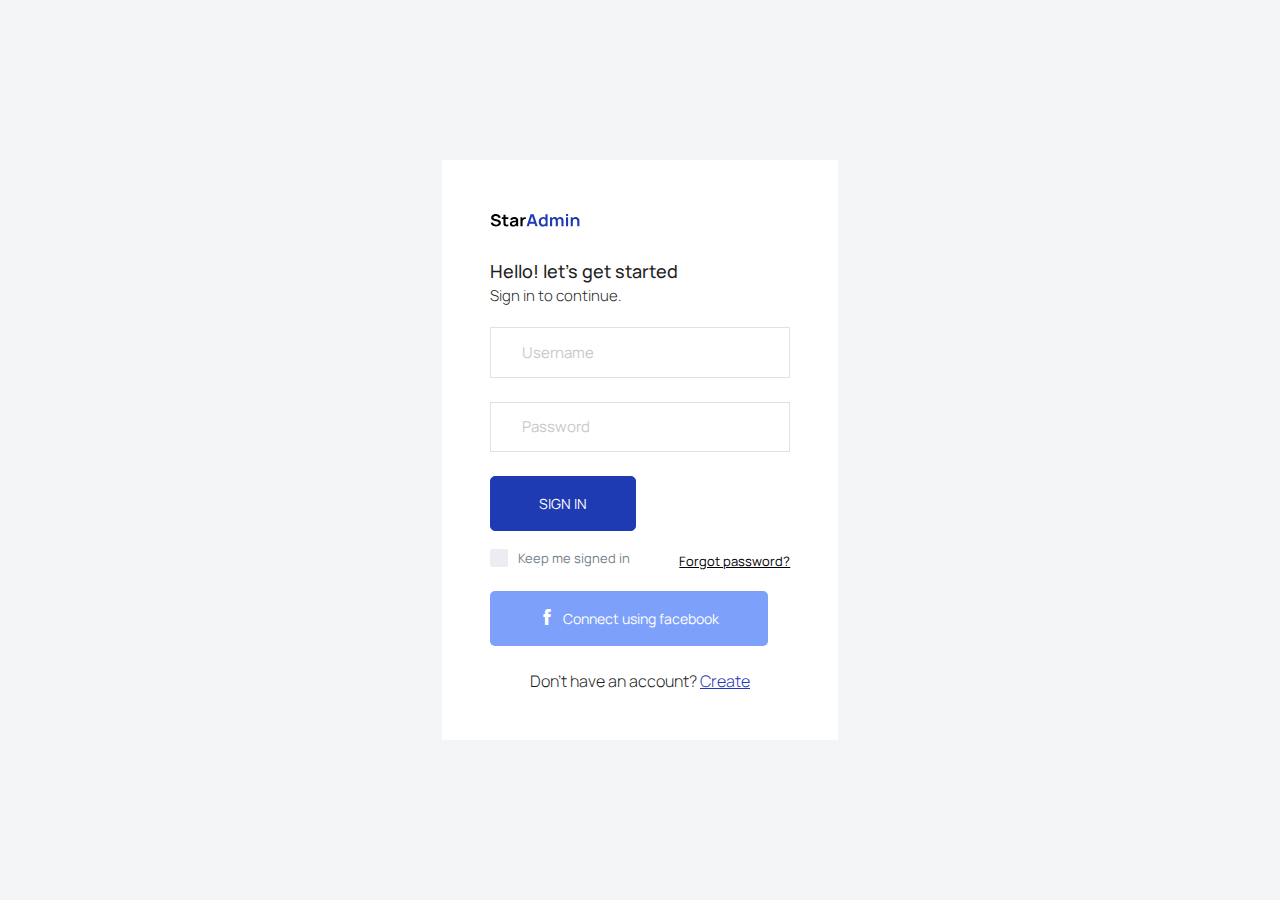
<file: static/pages/samples/login.html>
<!DOCTYPE html>
<html lang="en">

<head>
  <!-- Required meta tags -->
  <meta charset="utf-8">
  <meta name="viewport" content="width=device-width, initial-scale=1, shrink-to-fit=no">
  <title>Star Admin2 </title>
  <!-- plugins:css -->
  <link rel="stylesheet" href="../../vendors/feather/feather.css">
  <link rel="stylesheet" href="../../vendors/mdi/css/materialdesignicons.min.css">
  <link rel="stylesheet" href="../../vendors/ti-icons/css/themify-icons.css">
  <link rel="stylesheet" href="../../vendors/typicons/typicons.css">
  <link rel="stylesheet" href="../../vendors/simple-line-icons/css/simple-line-icons.css">
  <link rel="stylesheet" href="../../vendors/css/vendor.bundle.base.css">
  <!-- endinject -->
  <!-- Plugin css for this page -->
  <!-- End plugin css for this page -->
  <!-- inject:css -->
  <link rel="stylesheet" href="../../css/vertical-layout-light/style.css">
  <!-- endinject -->
  <link rel="shortcut icon" href="../../images/favicon.png" />
</head>

<body>
  <div class="container-scroller">
    <div class="container-fluid page-body-wrapper full-page-wrapper">
      <div class="content-wrapper d-flex align-items-center auth px-0">
        <div class="row w-100 mx-0">
          <div class="col-lg-4 mx-auto">
            <div class="auth-form-light text-left py-5 px-4 px-sm-5">
              <div class="brand-logo">
                <img src="../../images/logo.svg" alt="logo">
              </div>
              <h4>Hello! let's get started</h4>
              <h6 class="fw-light">Sign in to continue.</h6>
              <form class="pt-3">
                <div class="form-group">
                  <input type="email" class="form-control form-control-lg" id="exampleInputEmail1" placeholder="Username">
                </div>
                <div class="form-group">
                  <input type="password" class="form-control form-control-lg" id="exampleInputPassword1" placeholder="Password">
                </div>
                <div class="mt-3">
                  <a class="btn btn-block btn-primary btn-lg font-weight-medium auth-form-btn" href="../../index.html">SIGN IN</a>
                </div>
                <div class="my-2 d-flex justify-content-between align-items-center">
                  <div class="form-check">
                    <label class="form-check-label text-muted">
                      <input type="checkbox" class="form-check-input">
                      Keep me signed in
                    </label>
                  </div>
                  <a href="#" class="auth-link text-black">Forgot password?</a>
                </div>
                <div class="mb-2">
                  <button type="button" class="btn btn-block btn-facebook auth-form-btn">
                    <i class="ti-facebook me-2"></i>Connect using facebook
                  </button>
                </div>
                <div class="text-center mt-4 fw-light">
                  Don't have an account? <a href="register.html" class="text-primary">Create</a>
                </div>
              </form>
            </div>
          </div>
        </div>
      </div>
      <!-- content-wrapper ends -->
    </div>
    <!-- page-body-wrapper ends -->
  </div>
  <!-- container-scroller -->
  <!-- plugins:js -->
  <script src="../../vendors/js/vendor.bundle.base.js"></script>
  <!-- endinject -->
  <!-- Plugin js for this page -->
  <script src="../../vendors/bootstrap-datepicker/bootstrap-datepicker.min.js"></script>
  <!-- End plugin js for this page -->
  <!-- inject:js -->
  <script src="../../js/off-canvas.js"></script>
  <script src="../../js/hoverable-collapse.js"></script>
  <script src="../../js/template.js"></script>
  <script src="../../js/settings.js"></script>
  <script src="../../js/todolist.js"></script>
  <!-- endinject -->
</body>

</html>
</file>
<file: static/vendors/feather/feather.css>
@charset "UTF-8";
 
@font-face {
  font-family: "feather";
  src:url("fonts/feather-webfont.eot");
  src:url("fonts/feather-webfont.eot?#iefix") format("embedded-opentype"),
    url("fonts/feather-webfont.woff") format("woff"),
    url("fonts/feather-webfont.ttf") format("truetype"),
    url("fonts/feather-webfont.svg#feather") format("svg");
  font-weight: normal;
  font-style: normal;
}

/* Character Mapping Method */
 
[data-icon]:before {
  display: inline-block;
  font-family: "feather";
  content: attr(data-icon);
  font-style: normal;
  font-weight: normal;
  font-variant: normal;
  text-transform: none;
  speak: none;
  line-height: 1;
  -webkit-font-smoothing: antialiased;
  -moz-osx-font-smoothing: grayscale;
}

/* CSS Class Mapping Method */
 
[class^="icon-"],
[class*=" icon-"] {
  display: inline-block;
  font-family: "feather";
  font-style: normal;
  font-weight: normal;
  font-variant: normal;
  text-transform: none;
  speak: none;
  line-height: 1;
  -webkit-font-smoothing: antialiased;
  -moz-osx-font-smoothing: grayscale;
}

.icon-eye:before {
  content: "\e000";
}

.icon-paper-clip:before {
  content: "\e001";
}

.icon-mail:before {
  content: "\e002";
}

.icon-mail:before {
  content: "\e002";
}

.icon-toggle:before {
  content: "\e003";
}

.icon-layout:before {
  content: "\e004";
}

.icon-link:before {
  content: "\e005";
}

.icon-bell:before {
  content: "\e006";
}

.icon-lock:before {
  content: "\e007";
}

.icon-unlock:before {
  content: "\e008";
}

.icon-ribbon:before {
  content: "\e009";
}

.icon-image:before {
  content: "\e010";
}

.icon-signal:before {
  content: "\e011";
}

.icon-target:before {
  content: "\e012";
}

.icon-clipboard:before {
  content: "\e013";
}

.icon-clock:before {
  content: "\e014";
}

.icon-clock:before {
  content: "\e014";
}

.icon-watch:before {
  content: "\e015";
}

.icon-air-play:before {
  content: "\e016";
}

.icon-camera:before {
  content: "\e017";
}

.icon-video:before {
  content: "\e018";
}

.icon-disc:before {
  content: "\e019";
}

.icon-printer:before {
  content: "\e020";
}

.icon-monitor:before {
  content: "\e021";
}

.icon-server:before {
  content: "\e022";
}

.icon-cog:before {
  content: "\e023";
}

.icon-heart:before {
  content: "\e024";
}

.icon-paragraph:before {
  content: "\e025";
}

.icon-align-justify:before {
  content: "\e026";
}

.icon-align-left:before {
  content: "\e027";
}

.icon-align-center:before {
  content: "\e028";
}

.icon-align-right:before {
  content: "\e029";
}

.icon-book:before {
  content: "\e030";
}

.icon-layers:before {
  content: "\e031";
}

.icon-stack:before {
  content: "\e032";
}

.icon-stack-2:before {
  content: "\e033";
}

.icon-paper:before {
  content: "\e034";
}

.icon-paper-stack:before {
  content: "\e035";
}

.icon-search:before {
  content: "\e036";
}

.icon-zoom-in:before {
  content: "\e037";
}

.icon-zoom-out:before {
  content: "\e038";
}

.icon-reply:before {
  content: "\e039";
}

.icon-circle-plus:before {
  content: "\e040";
}

.icon-circle-minus:before {
  content: "\e041";
}

.icon-circle-check:before {
  content: "\e042";
}

.icon-circle-cross:before {
  content: "\e043";
}

.icon-square-plus:before {
  content: "\e044";
}

.icon-square-minus:before {
  content: "\e045";
}

.icon-square-check:before {
  content: "\e046";
}

.icon-square-cross:before {
  content: "\e047";
}

.icon-microphone:before {
  content: "\e048";
}

.icon-record:before {
  content: "\e049";
}

.icon-skip-back:before {
  content: "\e050";
}

.icon-rewind:before {
  content: "\e051";
}

.icon-play:before {
  content: "\e052";
}

.icon-pause:before {
  content: "\e053";
}

.icon-stop:before {
  content: "\e054";
}

.icon-fast-forward:before {
  content: "\e055";
}

.icon-skip-forward:before {
  content: "\e056";
}

.icon-shuffle:before {
  content: "\e057";
}

.icon-repeat:before {
  content: "\e058";
}

.icon-folder:before {
  content: "\e059";
}

.icon-umbrella:before {
  content: "\e060";
}

.icon-moon:before {
  content: "\e061";
}

.icon-thermometer:before {
  content: "\e062";
}

.icon-drop:before {
  content: "\e063";
}

.icon-sun:before {
  content: "\e064";
}

.icon-cloud:before {
  content: "\e065";
}

.icon-cloud-upload:before {
  content: "\e066";
}

.icon-cloud-download:before {
  content: "\e067";
}

.icon-upload:before {
  content: "\e068";
}

.icon-download:before {
  content: "\e069";
}

.icon-location:before {
  content: "\e070";
}

.icon-location-2:before {
  content: "\e071";
}

.icon-map:before {
  content: "\e072";
}

.icon-battery:before {
  content: "\e073";
}

.icon-head:before {
  content: "\e074";
}

.icon-briefcase:before {
  content: "\e075";
}

.icon-speech-bubble:before {
  content: "\e076";
}

.icon-anchor:before {
  content: "\e077";
}

.icon-globe:before {
  content: "\e078";
}

.icon-box:before {
  content: "\e079";
}

.icon-reload:before {
  content: "\e080";
}

.icon-share:before {
  content: "\e081";
}

.icon-marquee:before {
  content: "\e082";
}

.icon-marquee-plus:before {
  content: "\e083";
}

.icon-marquee-minus:before {
  content: "\e084";
}

.icon-tag:before {
  content: "\e085";
}

.icon-power:before {
  content: "\e086";
}

.icon-command:before {
  content: "\e087";
}

.icon-alt:before {
  content: "\e088";
}

.icon-esc:before {
  content: "\e089";
}

.icon-bar-graph:before {
  content: "\e090";
}

.icon-bar-graph-2:before {
  content: "\e091";
}

.icon-pie-graph:before {
  content: "\e092";
}

.icon-star:before {
  content: "\e093";
}

.icon-arrow-left:before {
  content: "\e094";
}

.icon-arrow-right:before {
  content: "\e095";
}

.icon-arrow-up:before {
  content: "\e096";
}

.icon-arrow-down:before {
  content: "\e097";
}

.icon-volume:before {
  content: "\e098";
}

.icon-mute:before {
  content: "\e099";
}

.icon-content-right:before {
  content: "\e100";
}

.icon-content-left:before {
  content: "\e101";
}

.icon-grid:before {
  content: "\e102";
}

.icon-grid-2:before {
  content: "\e103";
}

.icon-columns:before {
  content: "\e104";
}

.icon-loader:before {
  content: "\e105";
}

.icon-bag:before {
  content: "\e106";
}

.icon-ban:before {
  content: "\e107";
}

.icon-flag:before {
  content: "\e108";
}

.icon-trash:before {
  content: "\e109";
}

.icon-expand:before {
  content: "\e110";
}

.icon-contract:before {
  content: "\e111";
}

.icon-maximize:before {
  content: "\e112";
}

.icon-minimize:before {
  content: "\e113";
}

.icon-plus:before {
  content: "\e114";
}

.icon-minus:before {
  content: "\e115";
}

.icon-check:before {
  content: "\e116";
}

.icon-cross:before {
  content: "\e117";
}

.icon-move:before {
  content: "\e118";
}

.icon-delete:before {
  content: "\e119";
}

.icon-menu:before {
  content: "\e120";
}

.icon-archive:before {
  content: "\e121";
}

.icon-inbox:before {
  content: "\e122";
}

.icon-outbox:before {
  content: "\e123";
}

.icon-file:before {
  content: "\e124";
}

.icon-file-add:before {
  content: "\e125";
}

.icon-file-subtract:before {
  content: "\e126";
}

.icon-help:before {
  content: "\e127";
}

.icon-open:before {
  content: "\e128";
}

.icon-ellipsis:before {
  content: "\e129";
}
</file>
<file: static/vendors/ti-icons/css/themify-icons.css>
@font-face {
	font-family: 'themify';
	src:url('../fonts/themify.eot');
	src:url('../fonts/themify.eot?#iefix') format('embedded-opentype'),
		url('../fonts/themify.woff') format('woff'),
		url('../fonts/themify.ttf') format('truetype'),
		url('../fonts/themify.svg') format('svg');
	font-weight: normal;
	font-style: normal;
}

[class^="ti-"], [class*=" ti-"] {
	font-family: 'themify';
	speak: none;
	font-style: normal;
	font-weight: normal;
	font-variant: normal;
	text-transform: none;
	line-height: 1;

	/* Better Font Rendering =========== */
	-webkit-font-smoothing: antialiased;
	-moz-osx-font-smoothing: grayscale;
}

.ti-wand:before {
	content: "\e600";
}
.ti-volume:before {
	content: "\e601";
}
.ti-user:before {
	content: "\e602";
}
.ti-unlock:before {
	content: "\e603";
}
.ti-unlink:before {
	content: "\e604";
}
.ti-trash:before {
	content: "\e605";
}
.ti-thought:before {
	content: "\e606";
}
.ti-target:before {
	content: "\e607";
}
.ti-tag:before {
	content: "\e608";
}
.ti-tablet:before {
	content: "\e609";
}
.ti-star:before {
	content: "\e60a";
}
.ti-spray:before {
	content: "\e60b";
}
.ti-signal:before {
	content: "\e60c";
}
.ti-shopping-cart:before {
	content: "\e60d";
}
.ti-shopping-cart-full:before {
	content: "\e60e";
}
.ti-settings:before {
	content: "\e60f";
}
.ti-search:before {
	content: "\e610";
}
.ti-zoom-in:before {
	content: "\e611";
}
.ti-zoom-out:before {
	content: "\e612";
}
.ti-cut:before {
	content: "\e613";
}
.ti-ruler:before {
	content: "\e614";
}
.ti-ruler-pencil:before {
	content: "\e615";
}
.ti-ruler-alt:before {
	content: "\e616";
}
.ti-bookmark:before {
	content: "\e617";
}
.ti-bookmark-alt:before {
	content: "\e618";
}
.ti-reload:before {
	content: "\e619";
}
.ti-plus:before {
	content: "\e61a";
}
.ti-pin:before {
	content: "\e61b";
}
.ti-pencil:before {
	content: "\e61c";
}
.ti-pencil-alt:before {
	content: "\e61d";
}
.ti-paint-roller:before {
	content: "\e61e";
}
.ti-paint-bucket:before {
	content: "\e61f";
}
.ti-na:before {
	content: "\e620";
}
.ti-mobile:before {
	content: "\e621";
}
.ti-minus:before {
	content: "\e622";
}
.ti-medall:before {
	content: "\e623";
}
.ti-medall-alt:before {
	content: "\e624";
}
.ti-marker:before {
	content: "\e625";
}
.ti-marker-alt:before {
	content: "\e626";
}
.ti-arrow-up:before {
	content: "\e627";
}
.ti-arrow-right:before {
	content: "\e628";
}
.ti-arrow-left:before {
	content: "\e629";
}
.ti-arrow-down:before {
	content: "\e62a";
}
.ti-lock:before {
	content: "\e62b";
}
.ti-location-arrow:before {
	content: "\e62c";
}
.ti-link:before {
	content: "\e62d";
}
.ti-layout:before {
	content: "\e62e";
}
.ti-layers:before {
	content: "\e62f";
}
.ti-layers-alt:before {
	content: "\e630";
}
.ti-key:before {
	content: "\e631";
}
.ti-import:before {
	content: "\e632";
}
.ti-image:before {
	content: "\e633";
}
.ti-heart:before {
	content: "\e634";
}
.ti-heart-broken:before {
	content: "\e635";
}
.ti-hand-stop:before {
	content: "\e636";
}
.ti-hand-open:before {
	content: "\e637";
}
.ti-hand-drag:before {
	content: "\e638";
}
.ti-folder:before {
	content: "\e639";
}
.ti-flag:before {
	content: "\e63a";
}
.ti-flag-alt:before {
	content: "\e63b";
}
.ti-flag-alt-2:before {
	content: "\e63c";
}
.ti-eye:before {
	content: "\e63d";
}
.ti-export:before {
	content: "\e63e";
}
.ti-exchange-vertical:before {
	content: "\e63f";
}
.ti-desktop:before {
	content: "\e640";
}
.ti-cup:before {
	content: "\e641";
}
.ti-crown:before {
	content: "\e642";
}
.ti-comments:before {
	content: "\e643";
}
.ti-comment:before {
	content: "\e644";
}
.ti-comment-alt:before {
	content: "\e645";
}
.ti-close:before {
	content: "\e646";
}
.ti-clip:before {
	content: "\e647";
}
.ti-angle-up:before {
	content: "\e648";
}
.ti-angle-right:before {
	content: "\e649";
}
.ti-angle-left:before {
	content: "\e64a";
}
.ti-angle-down:before {
	content: "\e64b";
}
.ti-check:before {
	content: "\e64c";
}
.ti-check-box:before {
	content: "\e64d";
}
.ti-camera:before {
	content: "\e64e";
}
.ti-announcement:before {
	content: "\e64f";
}
.ti-brush:before {
	content: "\e650";
}
.ti-briefcase:before {
	content: "\e651";
}
.ti-bolt:before {
	content: "\e652";
}
.ti-bolt-alt:before {
	content: "\e653";
}
.ti-blackboard:before {
	content: "\e654";
}
.ti-bag:before {
	content: "\e655";
}
.ti-move:before {
	content: "\e656";
}
.ti-arrows-vertical:before {
	content: "\e657";
}
.ti-arrows-horizontal:before {
	content: "\e658";
}
.ti-fullscreen:before {
	content: "\e659";
}
.ti-arrow-top-right:before {
	content: "\e65a";
}
.ti-arrow-top-left:before {
	content: "\e65b";
}
.ti-arrow-circle-up:before {
	content: "\e65c";
}
.ti-arrow-circle-right:before {
	content: "\e65d";
}
.ti-arrow-circle-left:before {
	content: "\e65e";
}
.ti-arrow-circle-down:before {
	content: "\e65f";
}
.ti-angle-double-up:before {
	content: "\e660";
}
.ti-angle-double-right:before {
	content: "\e661";
}
.ti-angle-double-left:before {
	content: "\e662";
}
.ti-angle-double-down:before {
	content: "\e663";
}
.ti-zip:before {
	content: "\e664";
}
.ti-world:before {
	content: "\e665";
}
.ti-wheelchair:before {
	content: "\e666";
}
.ti-view-list:before {
	content: "\e667";
}
.ti-view-list-alt:before {
	content: "\e668";
}
.ti-view-grid:before {
	content: "\e669";
}
.ti-uppercase:before {
	content: "\e66a";
}
.ti-upload:before {
	content: "\e66b";
}
.ti-underline:before {
	content: "\e66c";
}
.ti-truck:before {
	content: "\e66d";
}
.ti-timer:before {
	content: "\e66e";
}
.ti-ticket:before {
	content: "\e66f";
}
.ti-thumb-up:before {
	content: "\e670";
}
.ti-thumb-down:before {
	content: "\e671";
}
.ti-text:before {
	content: "\e672";
}
.ti-stats-up:before {
	content: "\e673";
}
.ti-stats-down:before {
	content: "\e674";
}
.ti-split-v:before {
	content: "\e675";
}
.ti-split-h:before {
	content: "\e676";
}
.ti-smallcap:before {
	content: "\e677";
}
.ti-shine:before {
	content: "\e678";
}
.ti-shift-right:before {
	content: "\e679";
}
.ti-shift-left:before {
	content: "\e67a";
}
.ti-shield:before {
	content: "\e67b";
}
.ti-notepad:before {
	content: "\e67c";
}
.ti-server:before {
	content: "\e67d";
}
.ti-quote-right:before {
	content: "\e67e";
}
.ti-quote-left:before {
	content: "\e67f";
}
.ti-pulse:before {
	content: "\e680";
}
.ti-printer:before {
	content: "\e681";
}
.ti-power-off:before {
	content: "\e682";
}
.ti-plug:before {
	content: "\e683";
}
.ti-pie-chart:before {
	content: "\e684";
}
.ti-paragraph:before {
	content: "\e685";
}
.ti-panel:before {
	content: "\e686";
}
.ti-package:before {
	content: "\e687";
}
.ti-music:before {
	content: "\e688";
}
.ti-music-alt:before {
	content: "\e689";
}
.ti-mouse:before {
	content: "\e68a";
}
.ti-mouse-alt:before {
	content: "\e68b";
}
.ti-money:before {
	content: "\e68c";
}
.ti-microphone:before {
	content: "\e68d";
}
.ti-menu:before {
	content: "\e68e";
}
.ti-menu-alt:before {
	content: "\e68f";
}
.ti-map:before {
	content: "\e690";
}
.ti-map-alt:before {
	content: "\e691";
}
.ti-loop:before {
	content: "\e692";
}
.ti-location-pin:before {
	content: "\e693";
}
.ti-list:before {
	content: "\e694";
}
.ti-light-bulb:before {
	content: "\e695";
}
.ti-Italic:before {
	content: "\e696";
}
.ti-info:before {
	content: "\e697";
}
.ti-infinite:before {
	content: "\e698";
}
.ti-id-badge:before {
	content: "\e699";
}
.ti-hummer:before {
	content: "\e69a";
}
.ti-home:before {
	content: "\e69b";
}
.ti-help:before {
	content: "\e69c";
}
.ti-headphone:before {
	content: "\e69d";
}
.ti-harddrives:before {
	content: "\e69e";
}
.ti-harddrive:before {
	content: "\e69f";
}
.ti-gift:before {
	content: "\e6a0";
}
.ti-game:before {
	content: "\e6a1";
}
.ti-filter:before {
	content: "\e6a2";
}
.ti-files:before {
	content: "\e6a3";
}
.ti-file:before {
	content: "\e6a4";
}
.ti-eraser:before {
	content: "\e6a5";
}
.ti-envelope:before {
	content: "\e6a6";
}
.ti-download:before {
	content: "\e6a7";
}
.ti-direction:before {
	content: "\e6a8";
}
.ti-direction-alt:before {
	content: "\e6a9";
}
.ti-dashboard:before {
	content: "\e6aa";
}
.ti-control-stop:before {
	content: "\e6ab";
}
.ti-control-shuffle:before {
	content: "\e6ac";
}
.ti-control-play:before {
	content: "\e6ad";
}
.ti-control-pause:before {
	content: "\e6ae";
}
.ti-control-forward:before {
	content: "\e6af";
}
.ti-control-backward:before {
	content: "\e6b0";
}
.ti-cloud:before {
	content: "\e6b1";
}
.ti-cloud-up:before {
	content: "\e6b2";
}
.ti-cloud-down:before {
	content: "\e6b3";
}
.ti-clipboard:before {
	content: "\e6b4";
}
.ti-car:before {
	content: "\e6b5";
}
.ti-calendar:before {
	content: "\e6b6";
}
.ti-book:before {
	content: "\e6b7";
}
.ti-bell:before {
	content: "\e6b8";
}
.ti-basketball:before {
	content: "\e6b9";
}
.ti-bar-chart:before {
	content: "\e6ba";
}
.ti-bar-chart-alt:before {
	content: "\e6bb";
}
.ti-back-right:before {
	content: "\e6bc";
}
.ti-back-left:before {
	content: "\e6bd";
}
.ti-arrows-corner:before {
	content: "\e6be";
}
.ti-archive:before {
	content: "\e6bf";
}
.ti-anchor:before {
	content: "\e6c0";
}
.ti-align-right:before {
	content: "\e6c1";
}
.ti-align-left:before {
	content: "\e6c2";
}
.ti-align-justify:before {
	content: "\e6c3";
}
.ti-align-center:before {
	content: "\e6c4";
}
.ti-alert:before {
	content: "\e6c5";
}
.ti-alarm-clock:before {
	content: "\e6c6";
}
.ti-agenda:before {
	content: "\e6c7";
}
.ti-write:before {
	content: "\e6c8";
}
.ti-window:before {
	content: "\e6c9";
}
.ti-widgetized:before {
	content: "\e6ca";
}
.ti-widget:before {
	content: "\e6cb";
}
.ti-widget-alt:before {
	content: "\e6cc";
}
.ti-wallet:before {
	content: "\e6cd";
}
.ti-video-clapper:before {
	content: "\e6ce";
}
.ti-video-camera:before {
	content: "\e6cf";
}
.ti-vector:before {
	content: "\e6d0";
}
.ti-themify-logo:before {
	content: "\e6d1";
}
.ti-themify-favicon:before {
	content: "\e6d2";
}
.ti-themify-favicon-alt:before {
	content: "\e6d3";
}
.ti-support:before {
	content: "\e6d4";
}
.ti-stamp:before {
	content: "\e6d5";
}
.ti-split-v-alt:before {
	content: "\e6d6";
}
.ti-slice:before {
	content: "\e6d7";
}
.ti-shortcode:before {
	content: "\e6d8";
}
.ti-shift-right-alt:before {
	content: "\e6d9";
}
.ti-shift-left-alt:before {
	content: "\e6da";
}
.ti-ruler-alt-2:before {
	content: "\e6db";
}
.ti-receipt:before {
	content: "\e6dc";
}
.ti-pin2:before {
	content: "\e6dd";
}
.ti-pin-alt:before {
	content: "\e6de";
}
.ti-pencil-alt2:before {
	content: "\e6df";
}
.ti-palette:before {
	content: "\e6e0";
}
.ti-more:before {
	content: "\e6e1";
}
.ti-more-alt:before {
	content: "\e6e2";
}
.ti-microphone-alt:before {
	content: "\e6e3";
}
.ti-magnet:before {
	content: "\e6e4";
}
.ti-line-double:before {
	content: "\e6e5";
}
.ti-line-dotted:before {
	content: "\e6e6";
}
.ti-line-dashed:before {
	content: "\e6e7";
}
.ti-layout-width-full:before {
	content: "\e6e8";
}
.ti-layout-width-default:before {
	content: "\e6e9";
}
.ti-layout-width-default-alt:before {
	content: "\e6ea";
}
.ti-layout-tab:before {
	content: "\e6eb";
}
.ti-layout-tab-window:before {
	content: "\e6ec";
}
.ti-layout-tab-v:before {
	content: "\e6ed";
}
.ti-layout-tab-min:before {
	content: "\e6ee";
}
.ti-layout-slider:before {
	content: "\e6ef";
}
.ti-layout-slider-alt:before {
	content: "\e6f0";
}
.ti-layout-sidebar-right:before {
	content: "\e6f1";
}
.ti-layout-sidebar-none:before {
	content: "\e6f2";
}
.ti-layout-sidebar-left:before {
	content: "\e6f3";
}
.ti-layout-placeholder:before {
	content: "\e6f4";
}
.ti-layout-menu:before {
	content: "\e6f5";
}
.ti-layout-menu-v:before {
	content: "\e6f6";
}
.ti-layout-menu-separated:before {
	content: "\e6f7";
}
.ti-layout-menu-full:before {
	content: "\e6f8";
}
.ti-layout-media-right-alt:before {
	content: "\e6f9";
}
.ti-layout-media-right:before {
	content: "\e6fa";
}
.ti-layout-media-overlay:before {
	content: "\e6fb";
}
.ti-layout-media-overlay-alt:before {
	content: "\e6fc";
}
.ti-layout-media-overlay-alt-2:before {
	content: "\e6fd";
}
.ti-layout-media-left-alt:before {
	content: "\e6fe";
}
.ti-layout-media-left:before {
	content: "\e6ff";
}
.ti-layout-media-center-alt:before {
	content: "\e700";
}
.ti-layout-media-center:before {
	content: "\e701";
}
.ti-layout-list-thumb:before {
	content: "\e702";
}
.ti-layout-list-thumb-alt:before {
	content: "\e703";
}
.ti-layout-list-post:before {
	content: "\e704";
}
.ti-layout-list-large-image:before {
	content: "\e705";
}
.ti-layout-line-solid:before {
	content: "\e706";
}
.ti-layout-grid4:before {
	content: "\e707";
}
.ti-layout-grid3:before {
	content: "\e708";
}
.ti-layout-grid2:before {
	content: "\e709";
}
.ti-layout-grid2-thumb:before {
	content: "\e70a";
}
.ti-layout-cta-right:before {
	content: "\e70b";
}
.ti-layout-cta-left:before {
	content: "\e70c";
}
.ti-layout-cta-center:before {
	content: "\e70d";
}
.ti-layout-cta-btn-right:before {
	content: "\e70e";
}
.ti-layout-cta-btn-left:before {
	content: "\e70f";
}
.ti-layout-column4:before {
	content: "\e710";
}
.ti-layout-column3:before {
	content: "\e711";
}
.ti-layout-column2:before {
	content: "\e712";
}
.ti-layout-accordion-separated:before {
	content: "\e713";
}
.ti-layout-accordion-merged:before {
	content: "\e714";
}
.ti-layout-accordion-list:before {
	content: "\e715";
}
.ti-ink-pen:before {
	content: "\e716";
}
.ti-info-alt:before {
	content: "\e717";
}
.ti-help-alt:before {
	content: "\e718";
}
.ti-headphone-alt:before {
	content: "\e719";
}
.ti-hand-point-up:before {
	content: "\e71a";
}
.ti-hand-point-right:before {
	content: "\e71b";
}
.ti-hand-point-left:before {
	content: "\e71c";
}
.ti-hand-point-down:before {
	content: "\e71d";
}
.ti-gallery:before {
	content: "\e71e";
}
.ti-face-smile:before {
	content: "\e71f";
}
.ti-face-sad:before {
	content: "\e720";
}
.ti-credit-card:before {
	content: "\e721";
}
.ti-control-skip-forward:before {
	content: "\e722";
}
.ti-control-skip-backward:before {
	content: "\e723";
}
.ti-control-record:before {
	content: "\e724";
}
.ti-control-eject:before {
	content: "\e725";
}
.ti-comments-smiley:before {
	content: "\e726";
}
.ti-brush-alt:before {
	content: "\e727";
}
.ti-youtube:before {
	content: "\e728";
}
.ti-vimeo:before {
	content: "\e729";
}
.ti-twitter:before {
	content: "\e72a";
}
.ti-time:before {
	content: "\e72b";
}
.ti-tumblr:before {
	content: "\e72c";
}
.ti-skype:before {
	content: "\e72d";
}
.ti-share:before {
	content: "\e72e";
}
.ti-share-alt:before {
	content: "\e72f";
}
.ti-rocket:before {
	content: "\e730";
}
.ti-pinterest:before {
	content: "\e731";
}
.ti-new-window:before {
	content: "\e732";
}
.ti-microsoft:before {
	content: "\e733";
}
.ti-list-ol:before {
	content: "\e734";
}
.ti-linkedin:before {
	content: "\e735";
}
.ti-layout-sidebar-2:before {
	content: "\e736";
}
.ti-layout-grid4-alt:before {
	content: "\e737";
}
.ti-layout-grid3-alt:before {
	content: "\e738";
}
.ti-layout-grid2-alt:before {
	content: "\e739";
}
.ti-layout-column4-alt:before {
	content: "\e73a";
}
.ti-layout-column3-alt:before {
	content: "\e73b";
}
.ti-layout-column2-alt:before {
	content: "\e73c";
}
.ti-instagram:before {
	content: "\e73d";
}
.ti-google:before {
	content: "\e73e";
}
.ti-github:before {
	content: "\e73f";
}
.ti-flickr:before {
	content: "\e740";
}
.ti-facebook:before {
	content: "\e741";
}
.ti-dropbox:before {
	content: "\e742";
}
.ti-dribbble:before {
	content: "\e743";
}
.ti-apple:before {
	content: "\e744";
}
.ti-android:before {
	content: "\e745";
}
.ti-save:before {
	content: "\e746";
}
.ti-save-alt:before {
	content: "\e747";
}
.ti-yahoo:before {
	content: "\e748";
}
.ti-wordpress:before {
	content: "\e749";
}
.ti-vimeo-alt:before {
	content: "\e74a";
}
.ti-twitter-alt:before {
	content: "\e74b";
}
.ti-tumblr-alt:before {
	content: "\e74c";
}
.ti-trello:before {
	content: "\e74d";
}
.ti-stack-overflow:before {
	content: "\e74e";
}
.ti-soundcloud:before {
	content: "\e74f";
}
.ti-sharethis:before {
	content: "\e750";
}
.ti-sharethis-alt:before {
	content: "\e751";
}
.ti-reddit:before {
	content: "\e752";
}
.ti-pinterest-alt:before {
	content: "\e753";
}
.ti-microsoft-alt:before {
	content: "\e754";
}
.ti-linux:before {
	content: "\e755";
}
.ti-jsfiddle:before {
	content: "\e756";
}
.ti-joomla:before {
	content: "\e757";
}
.ti-html5:before {
	content: "\e758";
}
.ti-flickr-alt:before {
	content: "\e759";
}
.ti-email:before {
	content: "\e75a";
}
.ti-drupal:before {
	content: "\e75b";
}
.ti-dropbox-alt:before {
	content: "\e75c";
}
.ti-css3:before {
	content: "\e75d";
}
.ti-rss:before {
	content: "\e75e";
}
.ti-rss-alt:before {
	content: "\e75f";
}
</file>
<file: static/vendors/typicons/typicons.css>
@charset "UTF-8";

@font-face {
  font-family: "typicons";
  src: url("typicons.eot?b99ba6e7256a27d29176cef7fc322738?#iefix") format("embedded-opentype"),
url("typicons.woff2?b99ba6e7256a27d29176cef7fc322738") format("woff2"),
url("typicons.woff?b99ba6e7256a27d29176cef7fc322738") format("woff"),
url("typicons.ttf?b99ba6e7256a27d29176cef7fc322738") format("truetype"),
url("typicons.svg?b99ba6e7256a27d29176cef7fc322738#typicons") format("svg");
}

.typcn:before {
  font-family: typicons !important;
  font-style: normal;
  font-weight: normal !important;
  font-variant: normal;
  text-transform: none;
  line-height: 1;
  -webkit-font-smoothing: antialiased;
  -moz-osx-font-smoothing: grayscale;
}

.typcn-lg {
  font-size: 1.33333333em;
  line-height: 0.75em;
  vertical-align: -15%;
}
.typcn-2x {
  font-size: 2em;
}
.typcn-3x {
  font-size: 3em;
}
.typcn-4x {
  font-size: 4em;
}
.typcn-5x {
  font-size: 5em;
}

.typcn-adjust-brightness:before {
  content: "\e000";
}
.typcn-adjust-contrast:before {
  content: "\e001";
}
.typcn-anchor-outline:before {
  content: "\e002";
}
.typcn-anchor:before {
  content: "\e003";
}
.typcn-archive:before {
  content: "\e004";
}
.typcn-arrow-back-outline:before {
  content: "\e005";
}
.typcn-arrow-back:before {
  content: "\e006";
}
.typcn-arrow-down-outline:before {
  content: "\e007";
}
.typcn-arrow-down-thick:before {
  content: "\e008";
}
.typcn-arrow-down:before {
  content: "\e009";
}
.typcn-arrow-forward-outline:before {
  content: "\e00a";
}
.typcn-arrow-forward:before {
  content: "\e00b";
}
.typcn-arrow-left-outline:before {
  content: "\e00c";
}
.typcn-arrow-left-thick:before {
  content: "\e00d";
}
.typcn-arrow-left:before {
  content: "\e00e";
}
.typcn-arrow-loop-outline:before {
  content: "\e00f";
}
.typcn-arrow-loop:before {
  content: "\e010";
}
.typcn-arrow-maximise-outline:before {
  content: "\e011";
}
.typcn-arrow-maximise:before {
  content: "\e012";
}
.typcn-arrow-minimise-outline:before {
  content: "\e013";
}
.typcn-arrow-minimise:before {
  content: "\e014";
}
.typcn-arrow-move-outline:before {
  content: "\e015";
}
.typcn-arrow-move:before {
  content: "\e016";
}
.typcn-arrow-repeat-outline:before {
  content: "\e017";
}
.typcn-arrow-repeat:before {
  content: "\e018";
}
.typcn-arrow-right-outline:before {
  content: "\e019";
}
.typcn-arrow-right-thick:before {
  content: "\e01a";
}
.typcn-arrow-right:before {
  content: "\e01b";
}
.typcn-arrow-shuffle:before {
  content: "\e01c";
}
.typcn-arrow-sorted-down:before {
  content: "\e01d";
}
.typcn-arrow-sorted-up:before {
  content: "\e01e";
}
.typcn-arrow-sync-outline:before {
  content: "\e01f";
}
.typcn-arrow-sync:before {
  content: "\e020";
}
.typcn-arrow-unsorted:before {
  content: "\e021";
}
.typcn-arrow-up-outline:before {
  content: "\e022";
}
.typcn-arrow-up-thick:before {
  content: "\e023";
}
.typcn-arrow-up:before {
  content: "\e024";
}
.typcn-at:before {
  content: "\e025";
}
.typcn-attachment-outline:before {
  content: "\e026";
}
.typcn-attachment:before {
  content: "\e027";
}
.typcn-backspace-outline:before {
  content: "\e028";
}
.typcn-backspace:before {
  content: "\e029";
}
.typcn-battery-charge:before {
  content: "\e02a";
}
.typcn-battery-full:before {
  content: "\e02b";
}
.typcn-battery-high:before {
  content: "\e02c";
}
.typcn-battery-low:before {
  content: "\e02d";
}
.typcn-battery-mid:before {
  content: "\e02e";
}
.typcn-beaker:before {
  content: "\e02f";
}
.typcn-beer:before {
  content: "\e030";
}
.typcn-bell:before {
  content: "\e031";
}
.typcn-book:before {
  content: "\e032";
}
.typcn-bookmark:before {
  content: "\e033";
}
.typcn-briefcase:before {
  content: "\e034";
}
.typcn-brush:before {
  content: "\e035";
}
.typcn-business-card:before {
  content: "\e036";
}
.typcn-calculator:before {
  content: "\e037";
}
.typcn-calendar-outline:before {
  content: "\e038";
}
.typcn-calendar:before {
  content: "\e039";
}
.typcn-camera-outline:before {
  content: "\e03a";
}
.typcn-camera:before {
  content: "\e03b";
}
.typcn-cancel-outline:before {
  content: "\e03c";
}
.typcn-cancel:before {
  content: "\e03d";
}
.typcn-chart-area-outline:before {
  content: "\e03e";
}
.typcn-chart-area:before {
  content: "\e03f";
}
.typcn-chart-bar-outline:before {
  content: "\e040";
}
.typcn-chart-bar:before {
  content: "\e041";
}
.typcn-chart-line-outline:before {
  content: "\e042";
}
.typcn-chart-line:before {
  content: "\e043";
}
.typcn-chart-pie-outline:before {
  content: "\e044";
}
.typcn-chart-pie:before {
  content: "\e045";
}
.typcn-chevron-left-outline:before {
  content: "\e046";
}
.typcn-chevron-left:before {
  content: "\e047";
}
.typcn-chevron-right-outline:before {
  content: "\e048";
}
.typcn-chevron-right:before {
  content: "\e049";
}
.typcn-clipboard:before {
  content: "\e04a";
}
.typcn-cloud-storage:before {
  content: "\e04b";
}
.typcn-cloud-storage-outline:before {
  content: "\e054";
}
.typcn-code-outline:before {
  content: "\e04c";
}
.typcn-code:before {
  content: "\e04d";
}
.typcn-coffee:before {
  content: "\e04e";
}
.typcn-cog-outline:before {
  content: "\e04f";
}
.typcn-cog:before {
  content: "\e050";
}
.typcn-compass:before {
  content: "\e051";
}
.typcn-contacts:before {
  content: "\e052";
}
.typcn-credit-card:before {
  content: "\e053";
}
.typcn-css3:before {
  content: "\e055";
}
.typcn-database:before {
  content: "\e056";
}
.typcn-delete-outline:before {
  content: "\e057";
}
.typcn-delete:before {
  content: "\e058";
}
.typcn-device-desktop:before {
  content: "\e059";
}
.typcn-device-laptop:before {
  content: "\e05a";
}
.typcn-device-phone:before {
  content: "\e05b";
}
.typcn-device-tablet:before {
  content: "\e05c";
}
.typcn-directions:before {
  content: "\e05d";
}
.typcn-divide-outline:before {
  content: "\e05e";
}
.typcn-divide:before {
  content: "\e05f";
}
.typcn-document-add:before {
  content: "\e060";
}
.typcn-document-delete:before {
  content: "\e061";
}
.typcn-document-text:before {
  content: "\e062";
}
.typcn-document:before {
  content: "\e063";
}
.typcn-download-outline:before {
  content: "\e064";
}
.typcn-download:before {
  content: "\e065";
}
.typcn-dropbox:before {
  content: "\e066";
}
.typcn-edit:before {
  content: "\e067";
}
.typcn-eject-outline:before {
  content: "\e068";
}
.typcn-eject:before {
  content: "\e069";
}
.typcn-equals-outline:before {
  content: "\e06a";
}
.typcn-equals:before {
  content: "\e06b";
}
.typcn-export-outline:before {
  content: "\e06c";
}
.typcn-export:before {
  content: "\e06d";
}
.typcn-eye-outline:before {
  content: "\e06e";
}
.typcn-eye:before {
  content: "\e06f";
}
.typcn-feather:before {
  content: "\e070";
}
.typcn-film:before {
  content: "\e071";
}
.typcn-filter:before {
  content: "\e072";
}
.typcn-flag-outline:before {
  content: "\e073";
}
.typcn-flag:before {
  content: "\e074";
}
.typcn-flash-outline:before {
  content: "\e075";
}
.typcn-flash:before {
  content: "\e076";
}
.typcn-flow-children:before {
  content: "\e077";
}
.typcn-flow-merge:before {
  content: "\e078";
}
.typcn-flow-parallel:before {
  content: "\e079";
}
.typcn-flow-switch:before {
  content: "\e07a";
}
.typcn-folder-add:before {
  content: "\e07b";
}
.typcn-folder-delete:before {
  content: "\e07c";
}
.typcn-folder-open:before {
  content: "\e07d";
}
.typcn-folder:before {
  content: "\e07e";
}
.typcn-gift:before {
  content: "\e07f";
}
.typcn-globe-outline:before {
  content: "\e080";
}
.typcn-globe:before {
  content: "\e081";
}
.typcn-group-outline:before {
  content: "\e082";
}
.typcn-group:before {
  content: "\e083";
}
.typcn-headphones:before {
  content: "\e084";
}
.typcn-heart-full-outline:before {
  content: "\e085";
}
.typcn-heart-half-outline:before {
  content: "\e086";
}
.typcn-heart-outline:before {
  content: "\e087";
}
.typcn-heart:before {
  content: "\e088";
}
.typcn-home-outline:before {
  content: "\e089";
}
.typcn-home:before {
  content: "\e08a";
}
.typcn-html5:before {
  content: "\e08b";
}
.typcn-image-outline:before {
  content: "\e08c";
}
.typcn-image:before {
  content: "\e08d";
}
.typcn-infinity-outline:before {
  content: "\e08e";
}
.typcn-infinity:before {
  content: "\e08f";
}
.typcn-info-large-outline:before {
  content: "\e090";
}
.typcn-info-large:before {
  content: "\e091";
}
.typcn-info-outline:before {
  content: "\e092";
}
.typcn-info:before {
  content: "\e093";
}
.typcn-input-checked-outline:before {
  content: "\e094";
}
.typcn-input-checked:before {
  content: "\e095";
}
.typcn-key-outline:before {
  content: "\e096";
}
.typcn-key:before {
  content: "\e097";
}
.typcn-keyboard:before {
  content: "\e098";
}
.typcn-leaf:before {
  content: "\e099";
}
.typcn-lightbulb:before {
  content: "\e09a";
}
.typcn-link-outline:before {
  content: "\e09b";
}
.typcn-link:before {
  content: "\e09c";
}
.typcn-location-arrow-outline:before {
  content: "\e09d";
}
.typcn-location-arrow:before {
  content: "\e09e";
}
.typcn-location-outline:before {
  content: "\e09f";
}
.typcn-location:before {
  content: "\e0a0";
}
.typcn-lock-closed-outline:before {
  content: "\e0a1";
}
.typcn-lock-closed:before {
  content: "\e0a2";
}
.typcn-lock-open-outline:before {
  content: "\e0a3";
}
.typcn-lock-open:before {
  content: "\e0a4";
}
.typcn-mail:before {
  content: "\e0a5";
}
.typcn-map:before {
  content: "\e0a6";
}
.typcn-media-eject-outline:before {
  content: "\e0a7";
}
.typcn-media-eject:before {
  content: "\e0a8";
}
.typcn-media-fast-forward-outline:before {
  content: "\e0a9";
}
.typcn-media-fast-forward:before {
  content: "\e0aa";
}
.typcn-media-pause-outline:before {
  content: "\e0ab";
}
.typcn-media-pause:before {
  content: "\e0ac";
}
.typcn-media-play-outline:before {
  content: "\e0ad";
}
.typcn-media-play-reverse-outline:before {
  content: "\e0ae";
}
.typcn-media-play-reverse:before {
  content: "\e0af";
}
.typcn-media-play:before {
  content: "\e0b0";
}
.typcn-media-record-outline:before {
  content: "\e0b1";
}
.typcn-media-record:before {
  content: "\e0b2";
}
.typcn-media-rewind-outline:before {
  content: "\e0b3";
}
.typcn-media-rewind:before {
  content: "\e0b4";
}
.typcn-media-stop-outline:before {
  content: "\e0b5";
}
.typcn-media-stop:before {
  content: "\e0b6";
}
.typcn-message-typing:before {
  content: "\e0b7";
}
.typcn-message:before {
  content: "\e0b8";
}
.typcn-messages:before {
  content: "\e0b9";
}
.typcn-microphone-outline:before {
  content: "\e0ba";
}
.typcn-microphone:before {
  content: "\e0bb";
}
.typcn-minus-outline:before {
  content: "\e0bc";
}
.typcn-minus:before {
  content: "\e0bd";
}
.typcn-mortar-board:before {
  content: "\e0be";
}
.typcn-news:before {
  content: "\e0bf";
}
.typcn-notes-outline:before {
  content: "\e0c0";
}
.typcn-notes:before {
  content: "\e0c1";
}
.typcn-pen:before {
  content: "\e0c2";
}
.typcn-pencil:before {
  content: "\e0c3";
}
.typcn-phone-outline:before {
  content: "\e0c4";
}
.typcn-phone:before {
  content: "\e0c5";
}
.typcn-pi-outline:before {
  content: "\e0c6";
}
.typcn-pi:before {
  content: "\e0c7";
}
.typcn-pin-outline:before {
  content: "\e0c8";
}
.typcn-pin:before {
  content: "\e0c9";
}
.typcn-pipette:before {
  content: "\e0ca";
}
.typcn-plane-outline:before {
  content: "\e0cb";
}
.typcn-plane:before {
  content: "\e0cc";
}
.typcn-plug:before {
  content: "\e0cd";
}
.typcn-plus-outline:before {
  content: "\e0ce";
}
.typcn-plus:before {
  content: "\e0cf";
}
.typcn-point-of-interest-outline:before {
  content: "\e0d0";
}
.typcn-point-of-interest:before {
  content: "\e0d1";
}
.typcn-power-outline:before {
  content: "\e0d2";
}
.typcn-power:before {
  content: "\e0d3";
}
.typcn-printer:before {
  content: "\e0d4";
}
.typcn-puzzle-outline:before {
  content: "\e0d5";
}
.typcn-puzzle:before {
  content: "\e0d6";
}
.typcn-radar-outline:before {
  content: "\e0d7";
}
.typcn-radar:before {
  content: "\e0d8";
}
.typcn-refresh-outline:before {
  content: "\e0d9";
}
.typcn-refresh:before {
  content: "\e0da";
}
.typcn-rss-outline:before {
  content: "\e0db";
}
.typcn-rss:before {
  content: "\e0dc";
}
.typcn-scissors-outline:before {
  content: "\e0dd";
}
.typcn-scissors:before {
  content: "\e0de";
}
.typcn-shopping-bag:before {
  content: "\e0df";
}
.typcn-shopping-cart:before {
  content: "\e0e0";
}
.typcn-social-at-circular:before {
  content: "\e0e1";
}
.typcn-social-dribbble-circular:before {
  content: "\e0e2";
}
.typcn-social-dribbble:before {
  content: "\e0e3";
}
.typcn-social-facebook-circular:before {
  content: "\e0e4";
}
.typcn-social-facebook:before {
  content: "\e0e5";
}
.typcn-social-flickr-circular:before {
  content: "\e0e6";
}
.typcn-social-flickr:before {
  content: "\e0e7";
}
.typcn-social-github-circular:before {
  content: "\e0e8";
}
.typcn-social-github:before {
  content: "\e0e9";
}
.typcn-social-google-plus-circular:before {
  content: "\e0ea";
}
.typcn-social-google-plus:before {
  content: "\e0eb";
}
.typcn-social-instagram-circular:before {
  content: "\e0ec";
}
.typcn-social-instagram:before {
  content: "\e0ed";
}
.typcn-social-last-fm-circular:before {
  content: "\e0ee";
}
.typcn-social-last-fm:before {
  content: "\e0ef";
}
.typcn-social-linkedin-circular:before {
  content: "\e0f0";
}
.typcn-social-linkedin:before {
  content: "\e0f1";
}
.typcn-social-pinterest-circular:before {
  content: "\e0f2";
}
.typcn-social-pinterest:before {
  content: "\e0f3";
}
.typcn-social-skype-outline:before {
  content: "\e0f4";
}
.typcn-social-skype:before {
  content: "\e0f5";
}
.typcn-social-tumbler-circular:before {
  content: "\e0f6";
}
.typcn-social-tumbler:before {
  content: "\e0f7";
}
.typcn-social-twitter-circular:before {
  content: "\e0f8";
}
.typcn-social-twitter:before {
  content: "\e0f9";
}
.typcn-social-vimeo-circular:before {
  content: "\e0fa";
}
.typcn-social-vimeo:before {
  content: "\e0fb";
}
.typcn-social-youtube-circular:before {
  content: "\e0fc";
}
.typcn-social-youtube:before {
  content: "\e0fd";
}
.typcn-sort-alphabetically-outline:before {
  content: "\e0fe";
}
.typcn-sort-alphabetically:before {
  content: "\e0ff";
}
.typcn-sort-numerically-outline:before {
  content: "\e100";
}
.typcn-sort-numerically:before {
  content: "\e101";
}
.typcn-spanner-outline:before {
  content: "\e102";
}
.typcn-spanner:before {
  content: "\e103";
}
.typcn-spiral:before {
  content: "\e104";
}
.typcn-star-full-outline:before {
  content: "\e105";
}
.typcn-star-half-outline:before {
  content: "\e106";
}
.typcn-star-half:before {
  content: "\e107";
}
.typcn-star-outline:before {
  content: "\e108";
}
.typcn-star:before {
  content: "\e109";
}
.typcn-starburst-outline:before {
  content: "\e10a";
}
.typcn-starburst:before {
  content: "\e10b";
}
.typcn-stopwatch:before {
  content: "\e10c";
}
.typcn-support:before {
  content: "\e10d";
}
.typcn-tabs-outline:before {
  content: "\e10e";
}
.typcn-tag:before {
  content: "\e10f";
}
.typcn-tags:before {
  content: "\e110";
}
.typcn-th-large-outline:before {
  content: "\e111";
}
.typcn-th-large:before {
  content: "\e112";
}
.typcn-th-list-outline:before {
  content: "\e113";
}
.typcn-th-list:before {
  content: "\e114";
}
.typcn-th-menu-outline:before {
  content: "\e115";
}
.typcn-th-menu:before {
  content: "\e116";
}
.typcn-th-small-outline:before {
  content: "\e117";
}
.typcn-th-small:before {
  content: "\e118";
}
.typcn-thermometer:before {
  content: "\e119";
}
.typcn-thumbs-down:before {
  content: "\e11a";
}
.typcn-thumbs-ok:before {
  content: "\e11b";
}
.typcn-thumbs-up:before {
  content: "\e11c";
}
.typcn-tick-outline:before {
  content: "\e11d";
}
.typcn-tick:before {
  content: "\e11e";
}
.typcn-ticket:before {
  content: "\e11f";
}
.typcn-time:before {
  content: "\e120";
}
.typcn-times-outline:before {
  content: "\e121";
}
.typcn-times:before {
  content: "\e122";
}
.typcn-trash:before {
  content: "\e123";
}
.typcn-tree:before {
  content: "\e124";
}
.typcn-upload-outline:before {
  content: "\e125";
}
.typcn-upload:before {
  content: "\e126";
}
.typcn-user-add-outline:before {
  content: "\e127";
}
.typcn-user-add:before {
  content: "\e128";
}
.typcn-user-delete-outline:before {
  content: "\e129";
}
.typcn-user-delete:before {
  content: "\e12a";
}
.typcn-user-outline:before {
  content: "\e12b";
}
.typcn-user:before {
  content: "\e12c";
}
.typcn-vendor-android:before {
  content: "\e12d";
}
.typcn-vendor-apple:before {
  content: "\e12e";
}
.typcn-vendor-microsoft:before {
  content: "\e12f";
}
.typcn-video-outline:before {
  content: "\e130";
}
.typcn-video:before {
  content: "\e131";
}
.typcn-volume-down:before {
  content: "\e132";
}
.typcn-volume-mute:before {
  content: "\e133";
}
.typcn-volume-up:before {
  content: "\e134";
}
.typcn-volume:before {
  content: "\e135";
}
.typcn-warning-outline:before {
  content: "\e136";
}
.typcn-warning:before {
  content: "\e137";
}
.typcn-watch:before {
  content: "\e138";
}
.typcn-waves-outline:before {
  content: "\e139";
}
.typcn-waves:before {
  content: "\e13a";
}
.typcn-weather-cloudy:before {
  content: "\e13b";
}
.typcn-weather-downpour:before {
  content: "\e13c";
}
.typcn-weather-night:before {
  content: "\e13d";
}
.typcn-weather-partly-sunny:before {
  content: "\e13e";
}
.typcn-weather-shower:before {
  content: "\e13f";
}
.typcn-weather-snow:before {
  content: "\e140";
}
.typcn-weather-stormy:before {
  content: "\e141";
}
.typcn-weather-sunny:before {
  content: "\e142";
}
.typcn-weather-windy-cloudy:before {
  content: "\e143";
}
.typcn-weather-windy:before {
  content: "\e144";
}
.typcn-wi-fi-outline:before {
  content: "\e145";
}
.typcn-wi-fi:before {
  content: "\e146";
}
.typcn-wine:before {
  content: "\e147";
}
.typcn-world-outline:before {
  content: "\e148";
}
.typcn-world:before {
  content: "\e149";
}
.typcn-zoom-in-outline:before {
  content: "\e14a";
}
.typcn-zoom-in:before {
  content: "\e14b";
}
.typcn-zoom-out-outline:before {
  content: "\e14c";
}
.typcn-zoom-out:before {
  content: "\e14d";
}
.typcn-zoom-outline:before {
  content: "\e14e";
}
.typcn-zoom:before {
  content: "\e14f";
}
</file>
<file: static/vendors/simple-line-icons/css/simple-line-icons.css>
@font-face {
  font-family: 'simple-line-icons';
  src: url('../fonts/Simple-Line-Icons.eot?v=2.4.0');
  src: url('../fonts/Simple-Line-Icons.eot?v=2.4.0#iefix') format('embedded-opentype'), url('../fonts/Simple-Line-Icons.woff2?v=2.4.0') format('woff2'), url('../fonts/Simple-Line-Icons.ttf?v=2.4.0') format('truetype'), url('../fonts/Simple-Line-Icons.woff?v=2.4.0') format('woff'), url('../fonts/Simple-Line-Icons.svg?v=2.4.0#simple-line-icons') format('svg');
  font-weight: normal;
  font-style: normal;
}
/*
 Use the following CSS code if you want to have a class per icon.
 Instead of a list of all class selectors, you can use the generic [class*="icon-"] selector, but it's slower:
*/
.icon-user,
.icon-people,
.icon-user-female,
.icon-user-follow,
.icon-user-following,
.icon-user-unfollow,
.icon-login,
.icon-logout,
.icon-emotsmile,
.icon-phone,
.icon-call-end,
.icon-call-in,
.icon-call-out,
.icon-map,
.icon-location-pin,
.icon-direction,
.icon-directions,
.icon-compass,
.icon-layers,
.icon-menu,
.icon-list,
.icon-options-vertical,
.icon-options,
.icon-arrow-down,
.icon-arrow-left,
.icon-arrow-right,
.icon-arrow-up,
.icon-arrow-up-circle,
.icon-arrow-left-circle,
.icon-arrow-right-circle,
.icon-arrow-down-circle,
.icon-check,
.icon-clock,
.icon-plus,
.icon-minus,
.icon-close,
.icon-event,
.icon-exclamation,
.icon-organization,
.icon-trophy,
.icon-screen-smartphone,
.icon-screen-desktop,
.icon-plane,
.icon-notebook,
.icon-mustache,
.icon-mouse,
.icon-magnet,
.icon-energy,
.icon-disc,
.icon-cursor,
.icon-cursor-move,
.icon-crop,
.icon-chemistry,
.icon-speedometer,
.icon-shield,
.icon-screen-tablet,
.icon-magic-wand,
.icon-hourglass,
.icon-graduation,
.icon-ghost,
.icon-game-controller,
.icon-fire,
.icon-eyeglass,
.icon-envelope-open,
.icon-envelope-letter,
.icon-bell,
.icon-badge,
.icon-anchor,
.icon-wallet,
.icon-vector,
.icon-speech,
.icon-puzzle,
.icon-printer,
.icon-present,
.icon-playlist,
.icon-pin,
.icon-picture,
.icon-handbag,
.icon-globe-alt,
.icon-globe,
.icon-folder-alt,
.icon-folder,
.icon-film,
.icon-feed,
.icon-drop,
.icon-drawer,
.icon-docs,
.icon-doc,
.icon-diamond,
.icon-cup,
.icon-calculator,
.icon-bubbles,
.icon-briefcase,
.icon-book-open,
.icon-basket-loaded,
.icon-basket,
.icon-bag,
.icon-action-undo,
.icon-action-redo,
.icon-wrench,
.icon-umbrella,
.icon-trash,
.icon-tag,
.icon-support,
.icon-frame,
.icon-size-fullscreen,
.icon-size-actual,
.icon-shuffle,
.icon-share-alt,
.icon-share,
.icon-rocket,
.icon-question,
.icon-pie-chart,
.icon-pencil,
.icon-note,
.icon-loop,
.icon-home,
.icon-grid,
.icon-graph,
.icon-microphone,
.icon-music-tone-alt,
.icon-music-tone,
.icon-earphones-alt,
.icon-earphones,
.icon-equalizer,
.icon-like,
.icon-dislike,
.icon-control-start,
.icon-control-rewind,
.icon-control-play,
.icon-control-pause,
.icon-control-forward,
.icon-control-end,
.icon-volume-1,
.icon-volume-2,
.icon-volume-off,
.icon-calendar,
.icon-bulb,
.icon-chart,
.icon-ban,
.icon-bubble,
.icon-camrecorder,
.icon-camera,
.icon-cloud-download,
.icon-cloud-upload,
.icon-envelope,
.icon-eye,
.icon-flag,
.icon-heart,
.icon-info,
.icon-key,
.icon-link,
.icon-lock,
.icon-lock-open,
.icon-magnifier,
.icon-magnifier-add,
.icon-magnifier-remove,
.icon-paper-clip,
.icon-paper-plane,
.icon-power,
.icon-refresh,
.icon-reload,
.icon-settings,
.icon-star,
.icon-symbol-female,
.icon-symbol-male,
.icon-target,
.icon-credit-card,
.icon-paypal,
.icon-social-tumblr,
.icon-social-twitter,
.icon-social-facebook,
.icon-social-instagram,
.icon-social-linkedin,
.icon-social-pinterest,
.icon-social-github,
.icon-social-google,
.icon-social-reddit,
.icon-social-skype,
.icon-social-dribbble,
.icon-social-behance,
.icon-social-foursqare,
.icon-social-soundcloud,
.icon-social-spotify,
.icon-social-stumbleupon,
.icon-social-youtube,
.icon-social-dropbox,
.icon-social-vkontakte,
.icon-social-steam {
  font-family: 'simple-line-icons';
  speak: none;
  font-style: normal;
  font-weight: normal;
  font-variant: normal;
  text-transform: none;
  line-height: 1;
  /* Better Font Rendering =========== */
  -webkit-font-smoothing: antialiased;
  -moz-osx-font-smoothing: grayscale;
}
.icon-user:before {
  content: "\e005";
}
.icon-people:before {
  content: "\e001";
}
.icon-user-female:before {
  content: "\e000";
}
.icon-user-follow:before {
  content: "\e002";
}
.icon-user-following:before {
  content: "\e003";
}
.icon-user-unfollow:before {
  content: "\e004";
}
.icon-login:before {
  content: "\e066";
}
.icon-logout:before {
  content: "\e065";
}
.icon-emotsmile:before {
  content: "\e021";
}
.icon-phone:before {
  content: "\e600";
}
.icon-call-end:before {
  content: "\e048";
}
.icon-call-in:before {
  content: "\e047";
}
.icon-call-out:before {
  content: "\e046";
}
.icon-map:before {
  content: "\e033";
}
.icon-location-pin:before {
  content: "\e096";
}
.icon-direction:before {
  content: "\e042";
}
.icon-directions:before {
  content: "\e041";
}
.icon-compass:before {
  content: "\e045";
}
.icon-layers:before {
  content: "\e034";
}
.icon-menu:before {
  content: "\e601";
}
.icon-list:before {
  content: "\e067";
}
.icon-options-vertical:before {
  content: "\e602";
}
.icon-options:before {
  content: "\e603";
}
.icon-arrow-down:before {
  content: "\e604";
}
.icon-arrow-left:before {
  content: "\e605";
}
.icon-arrow-right:before {
  content: "\e606";
}
.icon-arrow-up:before {
  content: "\e607";
}
.icon-arrow-up-circle:before {
  content: "\e078";
}
.icon-arrow-left-circle:before {
  content: "\e07a";
}
.icon-arrow-right-circle:before {
  content: "\e079";
}
.icon-arrow-down-circle:before {
  content: "\e07b";
}
.icon-check:before {
  content: "\e080";
}
.icon-clock:before {
  content: "\e081";
}
.icon-plus:before {
  content: "\e095";
}
.icon-minus:before {
  content: "\e615";
}
.icon-close:before {
  content: "\e082";
}
.icon-event:before {
  content: "\e619";
}
.icon-exclamation:before {
  content: "\e617";
}
.icon-organization:before {
  content: "\e616";
}
.icon-trophy:before {
  content: "\e006";
}
.icon-screen-smartphone:before {
  content: "\e010";
}
.icon-screen-desktop:before {
  content: "\e011";
}
.icon-plane:before {
  content: "\e012";
}
.icon-notebook:before {
  content: "\e013";
}
.icon-mustache:before {
  content: "\e014";
}
.icon-mouse:before {
  content: "\e015";
}
.icon-magnet:before {
  content: "\e016";
}
.icon-energy:before {
  content: "\e020";
}
.icon-disc:before {
  content: "\e022";
}
.icon-cursor:before {
  content: "\e06e";
}
.icon-cursor-move:before {
  content: "\e023";
}
.icon-crop:before {
  content: "\e024";
}
.icon-chemistry:before {
  content: "\e026";
}
.icon-speedometer:before {
  content: "\e007";
}
.icon-shield:before {
  content: "\e00e";
}
.icon-screen-tablet:before {
  content: "\e00f";
}
.icon-magic-wand:before {
  content: "\e017";
}
.icon-hourglass:before {
  content: "\e018";
}
.icon-graduation:before {
  content: "\e019";
}
.icon-ghost:before {
  content: "\e01a";
}
.icon-game-controller:before {
  content: "\e01b";
}
.icon-fire:before {
  content: "\e01c";
}
.icon-eyeglass:before {
  content: "\e01d";
}
.icon-envelope-open:before {
  content: "\e01e";
}
.icon-envelope-letter:before {
  content: "\e01f";
}
.icon-bell:before {
  content: "\e027";
}
.icon-badge:before {
  content: "\e028";
}
.icon-anchor:before {
  content: "\e029";
}
.icon-wallet:before {
  content: "\e02a";
}
.icon-vector:before {
  content: "\e02b";
}
.icon-speech:before {
  content: "\e02c";
}
.icon-puzzle:before {
  content: "\e02d";
}
.icon-printer:before {
  content: "\e02e";
}
.icon-present:before {
  content: "\e02f";
}
.icon-playlist:before {
  content: "\e030";
}
.icon-pin:before {
  content: "\e031";
}
.icon-picture:before {
  content: "\e032";
}
.icon-handbag:before {
  content: "\e035";
}
.icon-globe-alt:before {
  content: "\e036";
}
.icon-globe:before {
  content: "\e037";
}
.icon-folder-alt:before {
  content: "\e039";
}
.icon-folder:before {
  content: "\e089";
}
.icon-film:before {
  content: "\e03a";
}
.icon-feed:before {
  content: "\e03b";
}
.icon-drop:before {
  content: "\e03e";
}
.icon-drawer:before {
  content: "\e03f";
}
.icon-docs:before {
  content: "\e040";
}
.icon-doc:before {
  content: "\e085";
}
.icon-diamond:before {
  content: "\e043";
}
.icon-cup:before {
  content: "\e044";
}
.icon-calculator:before {
  content: "\e049";
}
.icon-bubbles:before {
  content: "\e04a";
}
.icon-briefcase:before {
  content: "\e04b";
}
.icon-book-open:before {
  content: "\e04c";
}
.icon-basket-loaded:before {
  content: "\e04d";
}
.icon-basket:before {
  content: "\e04e";
}
.icon-bag:before {
  content: "\e04f";
}
.icon-action-undo:before {
  content: "\e050";
}
.icon-action-redo:before {
  content: "\e051";
}
.icon-wrench:before {
  content: "\e052";
}
.icon-umbrella:before {
  content: "\e053";
}
.icon-trash:before {
  content: "\e054";
}
.icon-tag:before {
  content: "\e055";
}
.icon-support:before {
  content: "\e056";
}
.icon-frame:before {
  content: "\e038";
}
.icon-size-fullscreen:before {
  content: "\e057";
}
.icon-size-actual:before {
  content: "\e058";
}
.icon-shuffle:before {
  content: "\e059";
}
.icon-share-alt:before {
  content: "\e05a";
}
.icon-share:before {
  content: "\e05b";
}
.icon-rocket:before {
  content: "\e05c";
}
.icon-question:before {
  content: "\e05d";
}
.icon-pie-chart:before {
  content: "\e05e";
}
.icon-pencil:before {
  content: "\e05f";
}
.icon-note:before {
  content: "\e060";
}
.icon-loop:before {
  content: "\e064";
}
.icon-home:before {
  content: "\e069";
}
.icon-grid:before {
  content: "\e06a";
}
.icon-graph:before {
  content: "\e06b";
}
.icon-microphone:before {
  content: "\e063";
}
.icon-music-tone-alt:before {
  content: "\e061";
}
.icon-music-tone:before {
  content: "\e062";
}
.icon-earphones-alt:before {
  content: "\e03c";
}
.icon-earphones:before {
  content: "\e03d";
}
.icon-equalizer:before {
  content: "\e06c";
}
.icon-like:before {
  content: "\e068";
}
.icon-dislike:before {
  content: "\e06d";
}
.icon-control-start:before {
  content: "\e06f";
}
.icon-control-rewind:before {
  content: "\e070";
}
.icon-control-play:before {
  content: "\e071";
}
.icon-control-pause:before {
  content: "\e072";
}
.icon-control-forward:before {
  content: "\e073";
}
.icon-control-end:before {
  content: "\e074";
}
.icon-volume-1:before {
  content: "\e09f";
}
.icon-volume-2:before {
  content: "\e0a0";
}
.icon-volume-off:before {
  content: "\e0a1";
}
.icon-calendar:before {
  content: "\e075";
}
.icon-bulb:before {
  content: "\e076";
}
.icon-chart:before {
  content: "\e077";
}
.icon-ban:before {
  content: "\e07c";
}
.icon-bubble:before {
  content: "\e07d";
}
.icon-camrecorder:before {
  content: "\e07e";
}
.icon-camera:before {
  content: "\e07f";
}
.icon-cloud-download:before {
  content: "\e083";
}
.icon-cloud-upload:before {
  content: "\e084";
}
.icon-envelope:before {
  content: "\e086";
}
.icon-eye:before {
  content: "\e087";
}
.icon-flag:before {
  content: "\e088";
}
.icon-heart:before {
  content: "\e08a";
}
.icon-info:before {
  content: "\e08b";
}
.icon-key:before {
  content: "\e08c";
}
.icon-link:before {
  content: "\e08d";
}
.icon-lock:before {
  content: "\e08e";
}
.icon-lock-open:before {
  content: "\e08f";
}
.icon-magnifier:before {
  content: "\e090";
}
.icon-magnifier-add:before {
  content: "\e091";
}
.icon-magnifier-remove:before {
  content: "\e092";
}
.icon-paper-clip:before {
  content: "\e093";
}
.icon-paper-plane:before {
  content: "\e094";
}
.icon-power:before {
  content: "\e097";
}
.icon-refresh:before {
  content: "\e098";
}
.icon-reload:before {
  content: "\e099";
}
.icon-settings:before {
  content: "\e09a";
}
.icon-star:before {
  content: "\e09b";
}
.icon-symbol-female:before {
  content: "\e09c";
}
.icon-symbol-male:before {
  content: "\e09d";
}
.icon-target:before {
  content: "\e09e";
}
.icon-credit-card:before {
  content: "\e025";
}
.icon-paypal:before {
  content: "\e608";
}
.icon-social-tumblr:before {
  content: "\e00a";
}
.icon-social-twitter:before {
  content: "\e009";
}
.icon-social-facebook:before {
  content: "\e00b";
}
.icon-social-instagram:before {
  content: "\e609";
}
.icon-social-linkedin:before {
  content: "\e60a";
}
.icon-social-pinterest:before {
  content: "\e60b";
}
.icon-social-github:before {
  content: "\e60c";
}
.icon-social-google:before {
  content: "\e60d";
}
.icon-social-reddit:before {
  content: "\e60e";
}
.icon-social-skype:before {
  content: "\e60f";
}
.icon-social-dribbble:before {
  content: "\e00d";
}
.icon-social-behance:before {
  content: "\e610";
}
.icon-social-foursqare:before {
  content: "\e611";
}
.icon-social-soundcloud:before {
  content: "\e612";
}
.icon-social-spotify:before {
  content: "\e613";
}
.icon-social-stumbleupon:before {
  content: "\e614";
}
.icon-social-youtube:before {
  content: "\e008";
}
.icon-social-dropbox:before {
  content: "\e00c";
}
.icon-social-vkontakte:before {
  content: "\e618";
}
.icon-social-steam:before {
  content: "\e620";
}
</file>
<file: static/vendors/css/vendor.bundle.base.css>
/*
 * Container style
 */
.ps {
  overflow: hidden !important;
  overflow-anchor: none;
  -ms-overflow-style: none;
  touch-action: auto;
  -ms-touch-action: auto;
}

/*
 * Scrollbar rail styles
 */
.ps__rail-x {
  display: none;
  opacity: 0;
  transition: background-color .2s linear, opacity .2s linear;
  -webkit-transition: background-color .2s linear, opacity .2s linear;
  height: 15px;
  /* there must be 'bottom' or 'top' for ps__rail-x */
  bottom: 0px;
  /* please don't change 'position' */
  position: absolute;
}

.ps__rail-y {
  display: none;
  opacity: 0;
  transition: background-color .2s linear, opacity .2s linear;
  -webkit-transition: background-color .2s linear, opacity .2s linear;
  width: 15px;
  /* there must be 'right' or 'left' for ps__rail-y */
  right: 0;
  /* please don't change 'position' */
  position: absolute;
}

.ps--active-x > .ps__rail-x,
.ps--active-y > .ps__rail-y {
  display: block;
  background-color: transparent;
}

.ps:hover > .ps__rail-x,
.ps:hover > .ps__rail-y,
.ps--focus > .ps__rail-x,
.ps--focus > .ps__rail-y,
.ps--scrolling-x > .ps__rail-x,
.ps--scrolling-y > .ps__rail-y {
  opacity: 0.6;
}

.ps .ps__rail-x:hover,
.ps .ps__rail-y:hover,
.ps .ps__rail-x:focus,
.ps .ps__rail-y:focus,
.ps .ps__rail-x.ps--clicking,
.ps .ps__rail-y.ps--clicking {
  background-color: #eee;
  opacity: 0.9;
}

/*
 * Scrollbar thumb styles
 */
.ps__thumb-x {
  background-color: #aaa;
  border-radius: 6px;
  transition: background-color .2s linear, height .2s ease-in-out;
  -webkit-transition: background-color .2s linear, height .2s ease-in-out;
  height: 6px;
  /* there must be 'bottom' for ps__thumb-x */
  bottom: 2px;
  /* please don't change 'position' */
  position: absolute;
}

.ps__thumb-y {
  background-color: #aaa;
  border-radius: 6px;
  transition: background-color .2s linear, width .2s ease-in-out;
  -webkit-transition: background-color .2s linear, width .2s ease-in-out;
  width: 6px;
  /* there must be 'right' for ps__thumb-y */
  right: 2px;
  /* please don't change 'position' */
  position: absolute;
}

.ps__rail-x:hover > .ps__thumb-x,
.ps__rail-x:focus > .ps__thumb-x,
.ps__rail-x.ps--clicking .ps__thumb-x {
  background-color: #999;
  height: 11px;
}

.ps__rail-y:hover > .ps__thumb-y,
.ps__rail-y:focus > .ps__thumb-y,
.ps__rail-y.ps--clicking .ps__thumb-y {
  background-color: #999;
  width: 11px;
}

/* MS supports */
@supports (-ms-overflow-style: none) {
  .ps {
    overflow: auto !important;
  }
}

@media screen and (-ms-high-contrast: active), (-ms-high-contrast: none) {
  .ps {
    overflow: auto !important;
  }
}
</file>
